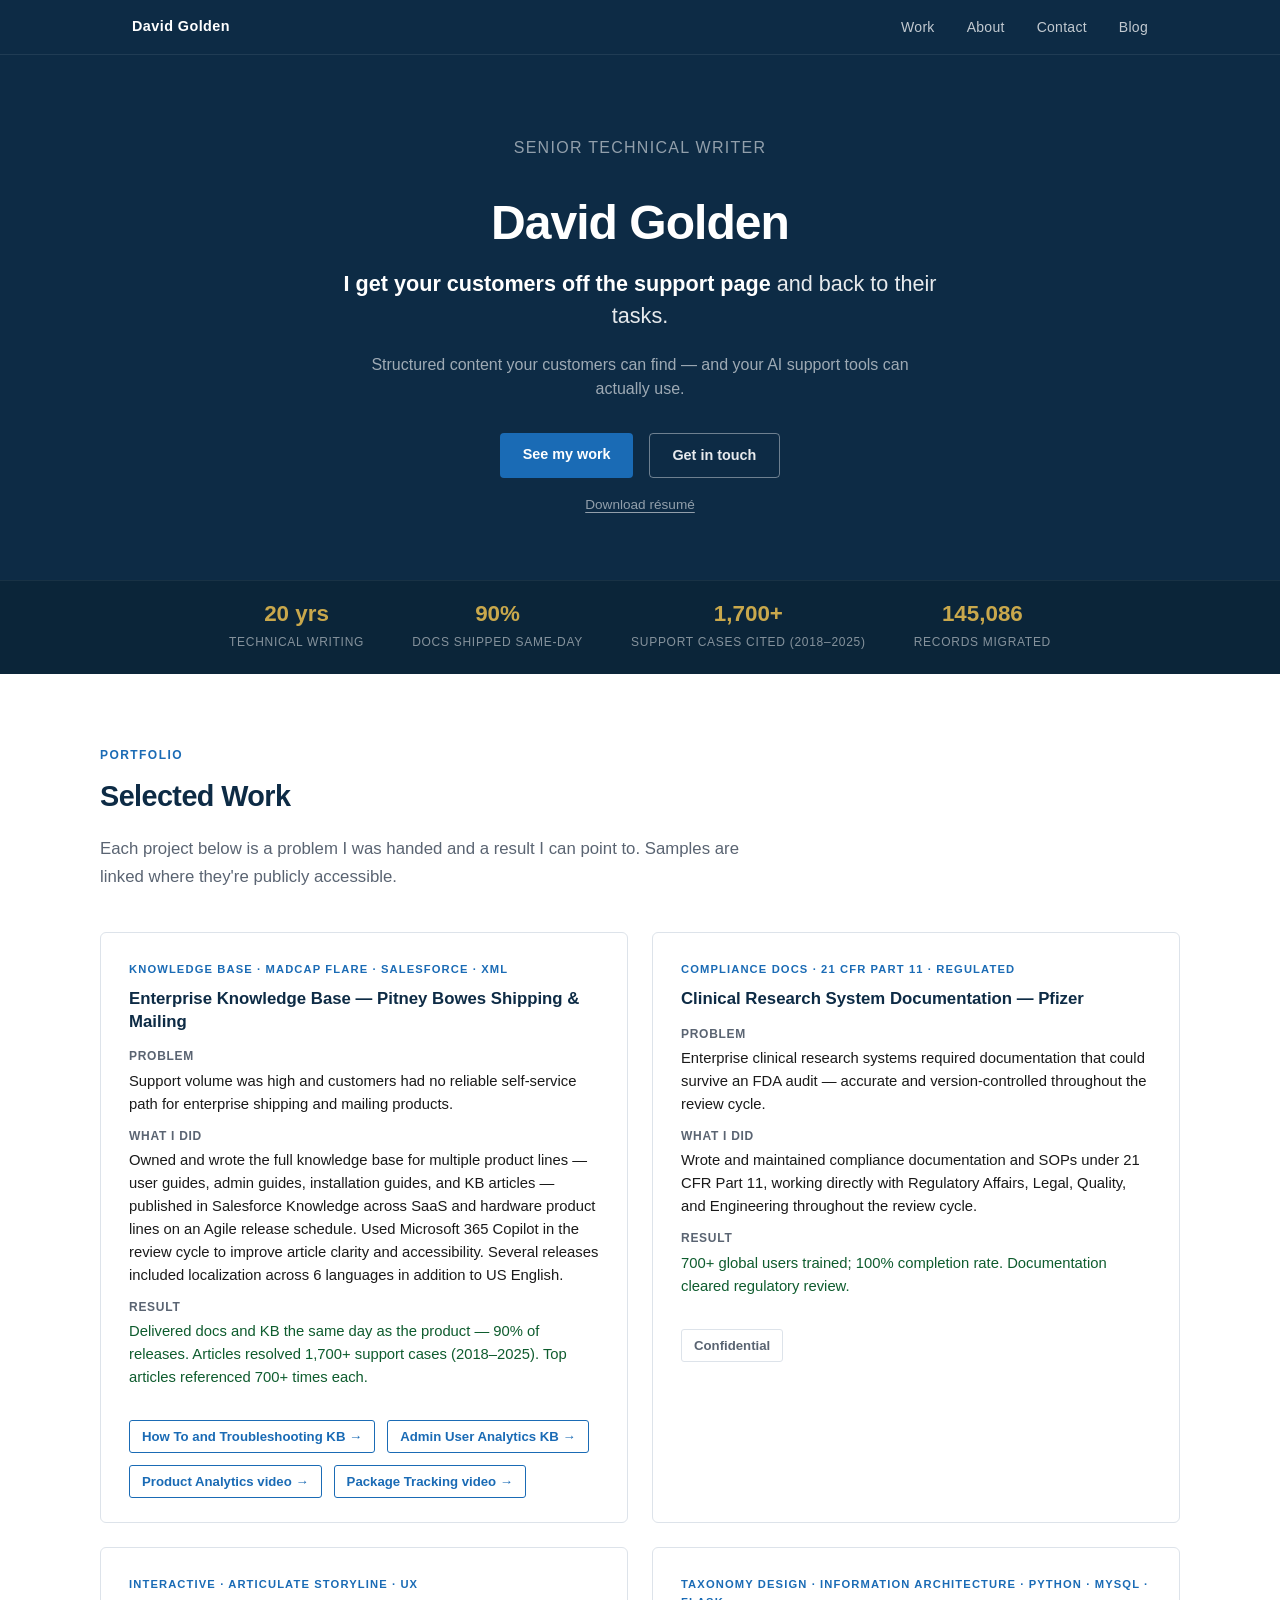
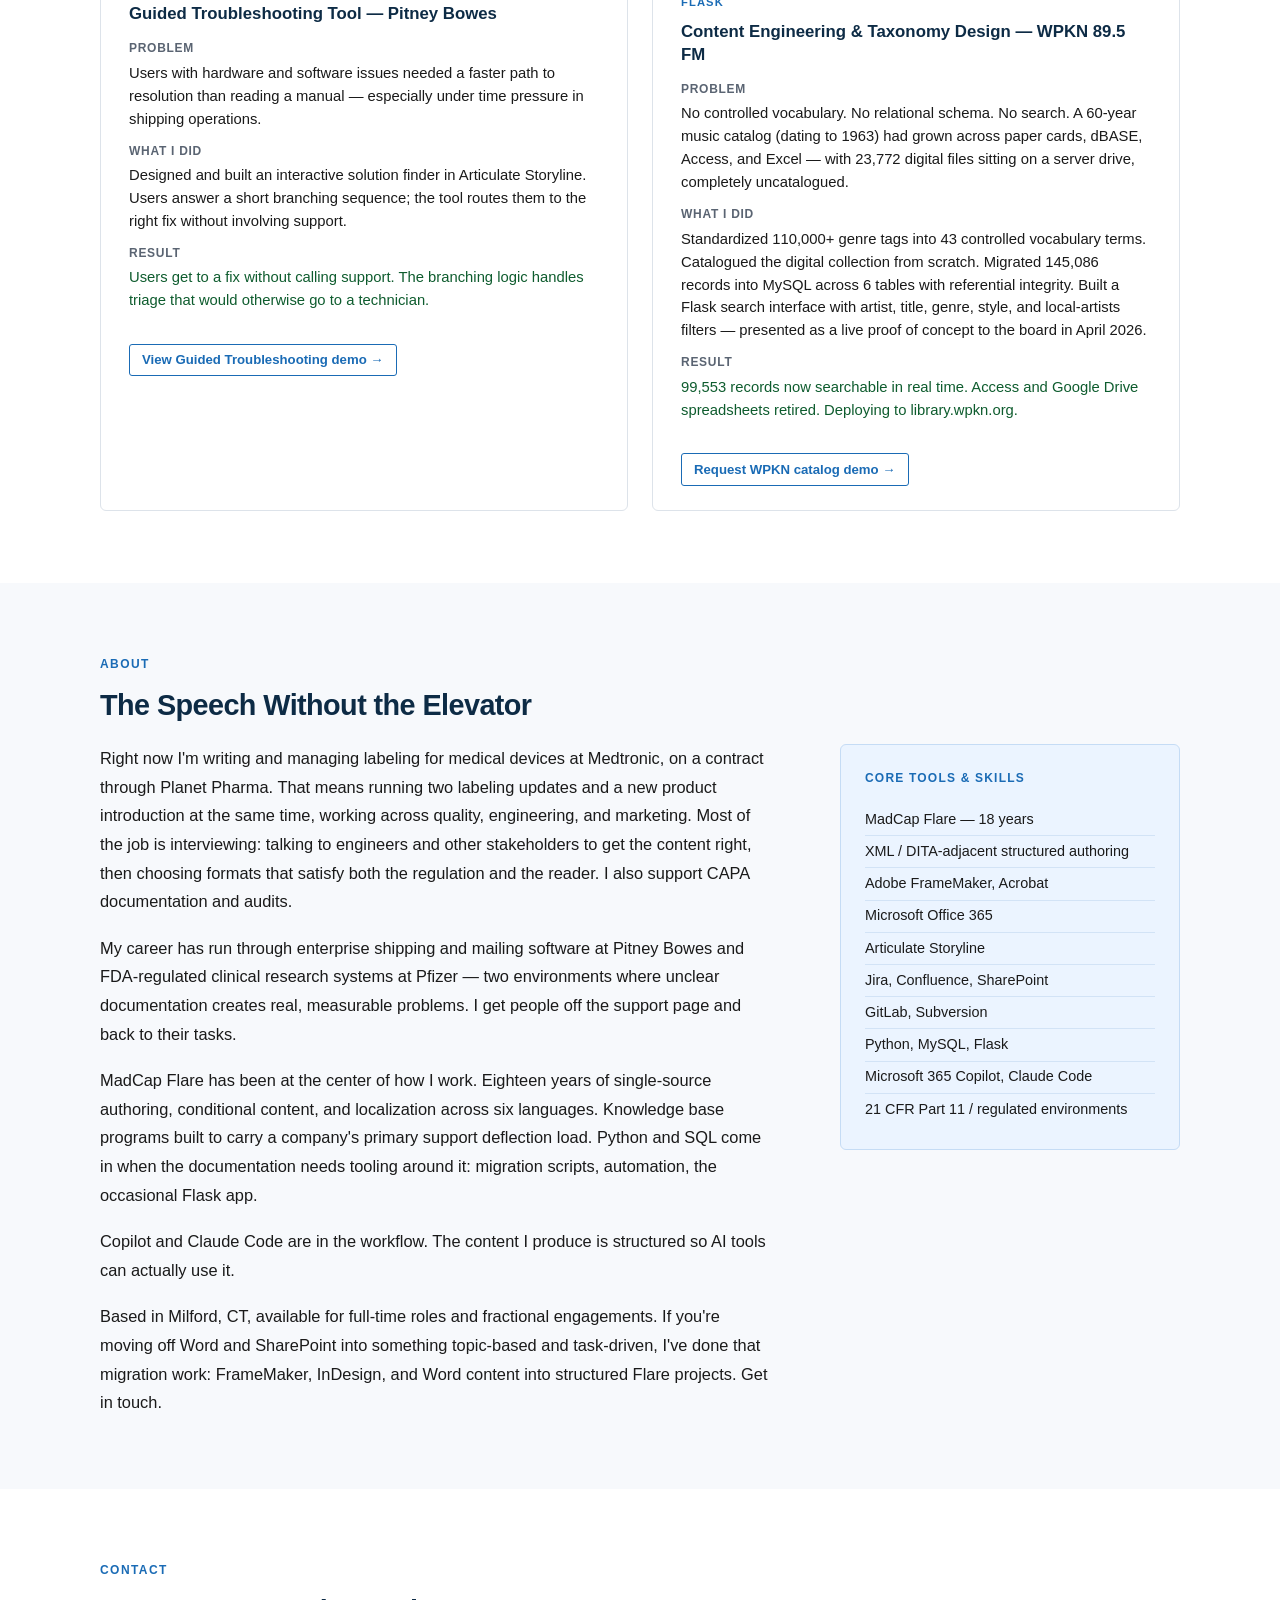
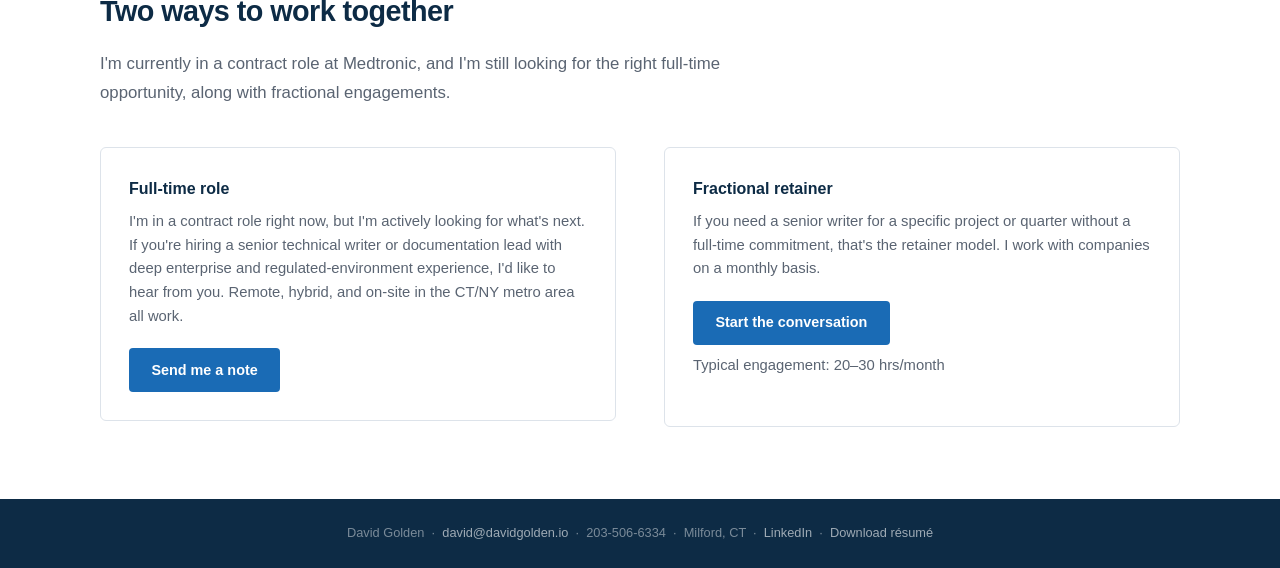
<file: index.html>
<!DOCTYPE html>
<html lang="en">
<head>
  <meta charset="UTF-8" />
  <meta name="viewport" content="width=device-width, initial-scale=1.0" />
  <title>David Golden — Senior Technical Writer</title>
  <!-- Schema.org Person -->
  <script type="application/ld+json">
  {
    "@context": "https://schema.org",
    "@type": "Person",
    "name": "David Golden",
    "jobTitle": "Senior Technical Writer",
    "url": "https://davidgolden.io",
    "email": "david@davidgolden.io",
    "sameAs": ["https://linkedin.com/in/davidgolden99"]
  }
  </script>
  <!-- Google Analytics -->
  <script async src="https://www.googletagmanager.com/gtag/js?id=G-X81694L2BY"></script>
  <script>
    window.dataLayer = window.dataLayer || [];
    function gtag(){dataLayer.push(arguments);}
    gtag('js', new Date());
    gtag('config', 'G-X81694L2BY');
  </script>
  <style>
    *, *::before, *::after { box-sizing: border-box; margin: 0; padding: 0; }

    :root {
      --navy:   #0D2B45;
      --blue:   #1A6BB5;
      --blue-lt:#EBF4FF;
      --gold:   #C9A84C;
      --ink:    #1A1A1A;
      --muted:  #5A6472;
      --border: #DDE3EA;
      --bg:     #FFFFFF;
      --bg-alt: #F7F9FC;
      --max:    1080px;
      --font:   -apple-system, BlinkMacSystemFont, 'Segoe UI', Helvetica, Arial, sans-serif;
    }

    html { scroll-behavior: smooth; }

    body {
      font-family: var(--font);
      color: var(--ink);
      background: var(--bg);
      font-size: 16px;
      line-height: 1.6;
    }

    /* ── Nav ──────────────────────────────────────────────────── */
    nav {
      position: sticky;
      top: 0;
      z-index: 100;
      background: var(--navy);
      border-bottom: 1px solid rgba(255,255,255,0.08);
    }

    nav .nav-inner {
      max-width: var(--max);
      margin: 0 auto;
      padding: 0 2rem;
      display: flex;
      align-items: center;
      justify-content: space-between;
      height: 54px;
    }

    nav .nav-name {
      color: #fff;
      font-size: 0.9rem;
      font-weight: 600;
      letter-spacing: 0.03em;
      text-decoration: none;
    }

    nav ul {
      list-style: none;
      display: flex;
      gap: 2rem;
    }

    nav ul a {
      color: rgba(255,255,255,0.75);
      text-decoration: none;
      font-size: 0.875rem;
      letter-spacing: 0.02em;
      transition: color 0.15s;
    }

    nav ul a:hover { color: #fff; }

    /* ── Hero ─────────────────────────────────────────────────── */
    .hero {
      background: var(--navy);
      color: #fff;
      padding: 5rem 2rem 4rem;
      text-align: center;
    }

    .hero h1 {
      font-size: clamp(2rem, 5vw, 3rem);
      font-weight: 700;
      letter-spacing: -0.02em;
      margin-bottom: 0.4rem;
    }

    .hero .role {
      font-size: 1rem;
      color: rgba(255,255,255,0.55);
      letter-spacing: 0.08em;
      text-transform: uppercase;
      margin-bottom: 1.5rem;
    }

    .hero .tagline {
      font-size: clamp(1.1rem, 2.5vw, 1.35rem);
      font-weight: 400;
      color: rgba(255,255,255,0.9);
      max-width: 640px;
      margin: 0 auto 2rem;
      line-height: 1.5;
    }

    .hero .tagline strong { color: #fff; }

    .hero .hero-sub {
      font-size: clamp(0.875rem, 2vw, 1rem);
      font-weight: 400;
      color: rgba(255,255,255,0.6);
      max-width: 560px;
      margin: -0.75rem auto 2rem;
      line-height: 1.5;
    }

    .hero-cta {
      display: flex;
      gap: 1rem;
      justify-content: center;
      flex-wrap: wrap;
    }

    .hero-resume {
      display: block;
      margin-top: 1rem;
      font-size: 0.85rem;
      color: rgba(255,255,255,0.55);
      text-decoration: underline;
      text-underline-offset: 3px;
      transition: color 0.15s;
    }

    .hero-resume:hover { color: rgba(255,255,255,0.85); }

    .btn {
      display: inline-block;
      padding: 0.65rem 1.4rem;
      border-radius: 4px;
      font-size: 0.9rem;
      font-weight: 600;
      text-decoration: none;
      transition: opacity 0.15s;
    }

    .btn:hover { opacity: 0.85; }

    .btn-primary {
      background: var(--blue);
      color: #fff;
    }

    .btn-outline {
      border: 1px solid rgba(255,255,255,0.4);
      color: rgba(255,255,255,0.9);
    }

    /* ── Stats bar ────────────────────────────────────────────── */
    .stats {
      background: #0B2539;
      border-top: 1px solid rgba(255,255,255,0.06);
      padding: 1.25rem 2rem;
    }

    .stats-inner {
      max-width: var(--max);
      margin: 0 auto;
      display: flex;
      justify-content: center;
      gap: 3rem;
      flex-wrap: wrap;
    }

    .stat {
      text-align: center;
    }

    .stat-number {
      display: block;
      font-size: 1.4rem;
      font-weight: 700;
      color: var(--gold);
      line-height: 1.2;
    }

    .stat-label {
      font-size: 0.75rem;
      color: rgba(255,255,255,0.5);
      letter-spacing: 0.06em;
      text-transform: uppercase;
    }

    /* ── Sections ─────────────────────────────────────────────── */
    section {
      padding: 4.5rem 2rem;
    }

    section:nth-of-type(even) {
      background: var(--bg-alt);
    }

    .section-inner {
      max-width: var(--max);
      margin: 0 auto;
    }

    .section-label {
      font-size: 0.75rem;
      font-weight: 700;
      letter-spacing: 0.12em;
      text-transform: uppercase;
      color: var(--blue);
      margin-bottom: 0.5rem;
    }

    .section-title {
      font-size: clamp(1.4rem, 3vw, 1.8rem);
      font-weight: 700;
      letter-spacing: -0.02em;
      color: var(--navy);
      margin-bottom: 1rem;
    }

    .section-intro {
      font-size: 1.05rem;
      color: var(--muted);
      max-width: 640px;
      margin-bottom: 2.5rem;
      line-height: 1.7;
    }

    /* ── Work cards ───────────────────────────────────────────── */
    .work-grid {
      display: grid;
      grid-template-columns: repeat(auto-fill, minmax(min(440px, 100%), 1fr));
      gap: 1.5rem;
    }

    .card {
      background: var(--bg);
      border: 1px solid var(--border);
      border-radius: 6px;
      padding: 1.75rem 1.75rem 1.5rem;
      display: flex;
      flex-direction: column;
      transition: box-shadow 0.2s, border-color 0.2s;
    }

    .card:hover {
      box-shadow: 0 4px 20px rgba(0,0,0,0.07);
      border-color: #C3D3E8;
    }

    .card-tag {
      font-size: 0.7rem;
      font-weight: 700;
      letter-spacing: 0.1em;
      text-transform: uppercase;
      color: var(--blue);
      margin-bottom: 0.6rem;
    }

    .card h3 {
      font-size: 1.05rem;
      font-weight: 700;
      color: var(--navy);
      margin-bottom: 0.85rem;
      line-height: 1.35;
    }

    .card-block {
      margin-bottom: 0.7rem;
    }

    .card-block dt {
      font-size: 0.75rem;
      font-weight: 700;
      letter-spacing: 0.06em;
      text-transform: uppercase;
      color: var(--muted);
      margin-bottom: 0.2rem;
    }

    .card-block dd {
      font-size: 0.925rem;
      color: var(--ink);
      line-height: 1.55;
      margin-left: 0;
    }

    .card-result dd {
      color: #0E5C2E;
      font-weight: 500;
    }

    .card-footer {
      margin-top: auto;
      padding-top: 1.25rem;
      display: flex;
      gap: 0.75rem;
      flex-wrap: wrap;
    }

    .card-link {
      font-size: 0.825rem;
      font-weight: 600;
      color: var(--blue);
      text-decoration: none;
      border: 1px solid var(--blue);
      border-radius: 3px;
      padding: 0.3rem 0.75rem;
      transition: background 0.15s, color 0.15s;
    }

    .card-link:hover {
      background: var(--blue);
      color: #fff;
    }

    .card-link.disabled {
      color: var(--muted);
      border-color: var(--border);
      pointer-events: none;
    }

    /* ── About ────────────────────────────────────────────────── */
    .about-layout {
      display: grid;
      grid-template-columns: 1fr 340px;
      gap: 4rem;
      align-items: start;
    }

    .about-body p {
      font-size: 1.025rem;
      line-height: 1.75;
      color: var(--ink);
      margin-bottom: 1.1rem;
    }

    .about-body p:last-child { margin-bottom: 0; }

    .about-sidebar {
      background: var(--blue-lt);
      border: 1px solid #C5DCF5;
      border-radius: 6px;
      padding: 1.5rem;
    }

    .about-sidebar h4 {
      font-size: 0.75rem;
      font-weight: 700;
      letter-spacing: 0.1em;
      text-transform: uppercase;
      color: var(--blue);
      margin-bottom: 1rem;
    }

    .skill-list {
      list-style: none;
      font-size: 0.9rem;
      color: var(--ink);
      line-height: 1.5;
    }

    .skill-list li {
      padding: 0.3rem 0;
      border-bottom: 1px solid rgba(26,107,181,0.12);
    }

    .skill-list li:last-child { border-bottom: none; }

    /* ── Contact ──────────────────────────────────────────────── */
    .contact-layout {
      display: grid;
      grid-template-columns: 1fr 1fr;
      gap: 3rem;
      align-items: start;
    }

    .contact-option {
      background: var(--bg);
      border: 1px solid var(--border);
      border-radius: 6px;
      padding: 1.75rem;
    }

    .contact-option h3 {
      font-size: 1rem;
      font-weight: 700;
      color: var(--navy);
      margin-bottom: 0.5rem;
    }

    .contact-option p {
      font-size: 0.925rem;
      color: var(--muted);
      line-height: 1.6;
      margin-bottom: 1.25rem;
    }

    .contact-meta {
      font-size: 0.8rem;
      margin-top: 0.6rem;
      margin-bottom: 0;
    }

    /* ── Footer ───────────────────────────────────────────────── */
    footer {
      background: var(--navy);
      color: rgba(255,255,255,0.45);
      text-align: center;
      padding: 1.5rem 2rem;
      font-size: 0.8rem;
    }

    footer a {
      color: rgba(255,255,255,0.6);
      text-decoration: none;
    }

    footer a:hover { color: #fff; }

    /* ── Responsive ───────────────────────────────────────────── */
    @media (max-width: 720px) {
      .work-grid { grid-template-columns: 1fr; }
      .about-layout { grid-template-columns: 1fr; gap: 2rem; }
      .contact-layout { grid-template-columns: 1fr; gap: 1.5rem; }
      .stats-inner { gap: 1.75rem; }
      nav ul { gap: 1.25rem; }
    }

    /* ── Accordion chevron (hidden on desktop) ───────────────── */
    .card-chevron {
      display: none;
    }

    @media (max-width: 480px) {
      nav .nav-inner { padding: 0 1rem; }
      nav ul { gap: 1rem; }
      nav ul a { font-size: 0.8rem; }

      .hero { padding: 3rem 1.25rem 2.5rem; }
      .hero .role { font-size: 0.7rem; }

      .stats-inner {
        display: grid;
        grid-template-columns: 1fr 1fr;
        gap: 1rem 1.5rem;
        text-align: center;
      }

      section { padding: 3rem 1.25rem; }

      .card { padding: 1.25rem; cursor: pointer; user-select: none; }
      .card h3 { font-size: 0.975rem; }
      .card-block dd { font-size: 0.875rem; }

      .about-sidebar { padding: 1.25rem; }

      .contact-option { padding: 1.25rem; }

      /* Accordion */
      .card-chevron {
        display: inline-block;
        float: right;
        font-size: 1rem;
        color: var(--blue);
        transition: transform 0.2s ease;
        margin-left: 0.5rem;
        line-height: 1.4;
      }

      .card-body {
        overflow: hidden;
        max-height: 0;
        transition: max-height 0.3s ease, margin-top 0.2s ease;
        margin-top: 0;
      }

      .card--open .card-body {
        max-height: 800px;
        margin-top: 0.75rem;
      }

      .card--open .card-chevron {
        transform: rotate(180deg);
      }
    }
  </style>
</head>
<body>

<!-- ── Nav ──────────────────────────────────────────────────────── -->
<nav>
  <div class="nav-inner">
    <a href="#" class="nav-name">David Golden</a>
    <ul>
      <li><a href="#work">Work</a></li>
      <li><a href="#about">About</a></li>
      <li><a href="#contact">Contact</a></li>
      <li><a href="/blog/">Blog</a></li>
    </ul>
  </div>
</nav>

<!-- ── Hero ─────────────────────────────────────────────────────── -->
<div class="hero">
  <p class="role">Senior Technical Writer</p>
  <h1>David Golden</h1>
  <p class="tagline">
    <strong>I get your customers off the support page</strong> <span style="font-weight:300">and back to their tasks.</span>
  </p>
  <p class="hero-sub">Structured content your customers can find — and your AI support tools can actually use.</p>
  <div class="hero-cta">
    <a href="#work" class="btn btn-primary">See my work</a>
    <a href="#contact" class="btn btn-outline">Get in touch</a>
  </div>
  <a href="/david_golden_resume.pdf" download class="hero-resume">Download résumé</a>
</div>

<!-- ── Stats ────────────────────────────────────────────────────── -->
<div class="stats">
  <div class="stats-inner">
    <div class="stat">
      <span class="stat-number">20 yrs</span>
      <span class="stat-label">Technical Writing</span>
    </div>
    <div class="stat">
      <span class="stat-number">90%</span>
      <span class="stat-label">Docs Shipped Same-Day</span>
    </div>
    <div class="stat">
      <span class="stat-number">1,700+</span>
      <span class="stat-label">Support Cases Cited (2018–2025)</span>
    </div>
    <div class="stat">
      <span class="stat-number">145,086</span>
      <span class="stat-label">Records Migrated</span>
    </div>
  </div>
</div>

<!-- ── Work ─────────────────────────────────────────────────────── -->
<section id="work">
  <div class="section-inner">
    <p class="section-label">Portfolio</p>
    <h2 class="section-title">Selected Work</h2>
    <p class="section-intro">
      Each project below is a problem I was handed and a result I can point to.
      Samples are linked where they're publicly accessible.
    </p>

    <div class="work-grid">

      <!-- Card 1 -->
      <div class="card">
        <p class="card-tag">Knowledge Base · MadCap Flare · Salesforce · XML</p>
        <h3>Enterprise Knowledge Base — Pitney Bowes Shipping &amp; Mailing <span class="card-chevron" aria-hidden="true">▾</span></h3>
        <div class="card-body">
          <dl>
            <div class="card-block">
              <dt>Problem</dt>
              <dd>Support volume was high and customers had no reliable self-service path for enterprise shipping and mailing products.</dd>
            </div>
            <div class="card-block">
              <dt>What I did</dt>
              <dd>Owned and wrote the full knowledge base for multiple product lines — user guides, admin guides, installation guides, and KB articles — published in Salesforce Knowledge across SaaS and hardware product lines on an Agile release schedule. Used Microsoft 365 Copilot in the review cycle to improve article clarity and accessibility. Several releases included localization across 6 languages in addition to US English.</dd>
            </div>
            <div class="card-block card-result">
              <dt>Result</dt>
              <dd>Delivered docs and KB the same day as the product — 90% of releases. Articles resolved 1,700+ support cases (2018–2025). Top articles referenced 700+ times each.</dd>
            </div>
          </dl>
          <div class="card-footer">
            <a href="https://www.pitneybowes.com/us/support/products/parcelpoint-smart-lockers-support.html" class="card-link" target="_blank">How To and Troubleshooting KB →</a>
            <a href="https://www.pitneybowes.com/us/support/products/pitneyanalytics-support.html" class="card-link" target="_blank">Admin User Analytics KB →</a>
            <a href="https://youtu.be/T3XSWgRjgho?si=mWPvd8tDf8IN1ptl" class="card-link" target="_blank">Product Analytics video →</a>
            <a href="https://youtu.be/-Hpr3rXxGBo?si=3hgyMvHqnsFOFs8P" class="card-link" target="_blank">Package Tracking video →</a>
          </div>
        </div>
      </div>

      <!-- Card 2 -->
      <div class="card">
        <p class="card-tag">Compliance Docs · 21 CFR Part 11 · Regulated</p>
        <h3>Clinical Research System Documentation — Pfizer <span class="card-chevron" aria-hidden="true">▾</span></h3>
        <div class="card-body">
          <dl>
            <div class="card-block">
              <dt>Problem</dt>
              <dd>Enterprise clinical research systems required documentation that could survive an FDA audit — accurate and version-controlled throughout the review cycle.</dd>
            </div>
            <div class="card-block">
              <dt>What I did</dt>
              <dd>Wrote and maintained compliance documentation and SOPs under 21 CFR Part 11, working directly with Regulatory Affairs, Legal, Quality, and Engineering throughout the review cycle.</dd>
            </div>
            <div class="card-block card-result">
              <dt>Result</dt>
              <dd>700+ global users trained; 100% completion rate. Documentation cleared regulatory review.</dd>
            </div>
          </dl>
          <div class="card-footer">
            <span class="card-link disabled">Confidential</span>
          </div>
        </div>
      </div>

      <!-- Card 3 -->
      <div class="card">
        <p class="card-tag">Interactive · Articulate Storyline · UX</p>
        <h3>Guided Troubleshooting Tool — Pitney Bowes <span class="card-chevron" aria-hidden="true">▾</span></h3>
        <div class="card-body">
          <dl>
            <div class="card-block">
              <dt>Problem</dt>
              <dd>Users with hardware and software issues needed a faster path to resolution than reading a manual — especially under time pressure in shipping operations.</dd>
            </div>
            <div class="card-block">
              <dt>What I did</dt>
              <dd>Designed and built an interactive solution finder in Articulate Storyline. Users answer a short branching sequence; the tool routes them to the right fix without involving support.</dd>
            </div>
            <div class="card-block card-result">
              <dt>Result</dt>
              <dd>Users get to a fix without calling support. The branching logic handles triage that would otherwise go to a technician.</dd>
            </div>
          </dl>
          <div class="card-footer">
            <a href="http://eureka.pitneybowes.com/sendpro-c-series/gb/SendPro-C-Guided-Solution-Tool-en_GB/story_html5.html" class="card-link" target="_blank">View Guided Troubleshooting demo →</a>
          </div>
        </div>
      </div>

      <!-- Card 4 -->
      <div class="card">
        <p class="card-tag">Taxonomy Design · Information Architecture · Python · MySQL · Flask</p>
        <h3>Content Engineering & Taxonomy Design — WPKN 89.5 FM <span class="card-chevron" aria-hidden="true">▾</span></h3>
        <div class="card-body">
          <dl>
            <div class="card-block">
              <dt>Problem</dt>
              <dd>No controlled vocabulary. No relational schema. No search. A 60-year music catalog (dating to 1963) had grown across paper cards, dBASE, Access, and Excel — with 23,772 digital files sitting on a server drive, completely uncatalogued.</dd>
            </div>
            <div class="card-block">
              <dt>What I did</dt>
              <dd>Standardized 110,000+ genre tags into 43 controlled vocabulary terms. Catalogued the digital collection from scratch. Migrated 145,086 records into MySQL across 6 tables with referential integrity. Built a Flask search interface with artist, title, genre, style, and local-artists filters — presented as a live proof of concept to the board in April 2026.</dd>
            </div>
            <div class="card-block card-result">
              <dt>Result</dt>
              <dd>99,553 records now searchable in real time. Access and Google Drive spreadsheets retired. Deploying to library.wpkn.org.</dd>
            </div>
          </dl>
          <div class="card-footer">
            <a href="#contact" class="card-link">Request WPKN catalog demo →</a>
          </div>
        </div>
      </div>

    </div>
  </div>
</section>

<!-- ── About ─────────────────────────────────────────────────────── -->
<section id="about">
  <div class="section-inner">
    <p class="section-label">About</p>
    <h2 class="section-title">The Speech Without the Elevator</h2>

    <div class="about-layout">
      <div class="about-body">
        <p>
          Right now I'm writing and managing labeling for medical devices at
          Medtronic, on a contract through Planet Pharma. That means running
          two labeling updates and a new product introduction at the same
          time, working across quality, engineering, and marketing. Most of
          the job is interviewing: talking to engineers and other
          stakeholders to get the content right, then choosing formats that
          satisfy both the regulation and the reader. I also support CAPA
          documentation and audits.
        </p>
        <p>
          My career has run through enterprise shipping and mailing software at
          Pitney Bowes and FDA-regulated clinical research systems at Pfizer —
          two environments where unclear documentation creates real, measurable
          problems. I get people off the support page and back to their tasks.
        </p>
        <p>
          MadCap Flare has been at the center of how I work. Eighteen years of single-source
          authoring, conditional content, and localization across six languages.
          Knowledge base programs built to carry a company's primary support
          deflection load. Python and SQL come in when the documentation needs
          tooling around it: migration scripts, automation, the occasional Flask app.
        </p>
        <p>
          Copilot and Claude Code are in the workflow. The content I produce is structured so AI tools can actually use it.
        </p>
        <p>
          Based in Milford, CT, available for full-time roles and fractional
          engagements. If you're moving off Word and SharePoint into something
          topic-based and task-driven, I've done that migration work:
          FrameMaker, InDesign, and Word content into structured Flare projects.
          Get in touch.
        </p>
      </div>

      <aside class="about-sidebar">
        <h4>Core tools &amp; skills</h4>
        <ul class="skill-list">
          <li>MadCap Flare — 18 years</li>
          <li>XML / DITA-adjacent structured authoring</li>
          <li>Adobe FrameMaker, Acrobat</li>
          <li>Microsoft Office 365</li>
          <li>Articulate Storyline</li>
          <li>Jira, Confluence, SharePoint</li>
          <li>GitLab, Subversion</li>
          <li>Python, MySQL, Flask</li>
          <li>Microsoft 365 Copilot, Claude Code</li>
          <li>21 CFR Part 11 / regulated environments</li>
        </ul>
      </aside>
    </div>
  </div>
</section>

<!-- ── Contact ────────────────────────────────────────────────────── -->
<section id="contact">
  <div class="section-inner">
    <p class="section-label">Contact</p>
    <h2 class="section-title">Two ways to work together</h2>
    <p class="section-intro">
      I'm currently in a contract role at Medtronic, and I'm still looking
      for the right full-time opportunity, along with fractional engagements.
    </p>

    <div class="contact-layout">

      <div class="contact-option">
        <h3>Full-time role</h3>
        <p>
          I'm in a contract role right now, but I'm actively looking for
          what's next. If you're hiring a senior technical writer or
          documentation lead with deep enterprise and regulated-environment
          experience, I'd like to hear from you. Remote, hybrid, and on-site
          in the CT/NY metro area all work.
        </p>
        <a href="mailto:david@davidgolden.io?subject=Full-time opportunity" class="btn btn-primary">
          Send me a note
        </a>
      </div>

      <div class="contact-option">
        <h3>Fractional retainer</h3>
        <p>
          If you need a senior writer for a specific project or quarter without
          a full-time commitment, that's the retainer model. I work with companies
          on a monthly basis.
        </p>
        <a href="mailto:david@davidgolden.io?subject=Fractional engagement inquiry" class="btn btn-primary">
          Start the conversation
        </a>
        <p class="contact-meta">Typical engagement: 20–30 hrs/month</p>
      </div>

    </div>
  </div>
</section>

<!-- ── Footer ─────────────────────────────────────────────────────── -->
<footer>
  <p>
    David Golden &nbsp;·&nbsp;
    <a href="mailto:david@davidgolden.io">david@davidgolden.io</a>
    &nbsp;·&nbsp; 203-506-6334 &nbsp;·&nbsp; Milford, CT
    &nbsp;·&nbsp;
    <a href="https://linkedin.com/in/davidgolden99" target="_blank">LinkedIn</a>
    &nbsp;·&nbsp;
    <a href="/david_golden_resume.pdf" download>Download résumé</a>
  </p>
</footer>

<script>
  (function () {
    function initAccordion() {
      if (window.innerWidth > 480) return;
      document.querySelectorAll('.card').forEach(function (card) {
        card.addEventListener('click', function (e) {
          if (e.target.tagName === 'A') return; // let links through
          card.classList.toggle('card--open');
        });
      });
    }
    if (document.readyState === 'loading') {
      document.addEventListener('DOMContentLoaded', initAccordion);
    } else {
      initAccordion();
    }
  })();
</script>
</body>
</html>
</file>
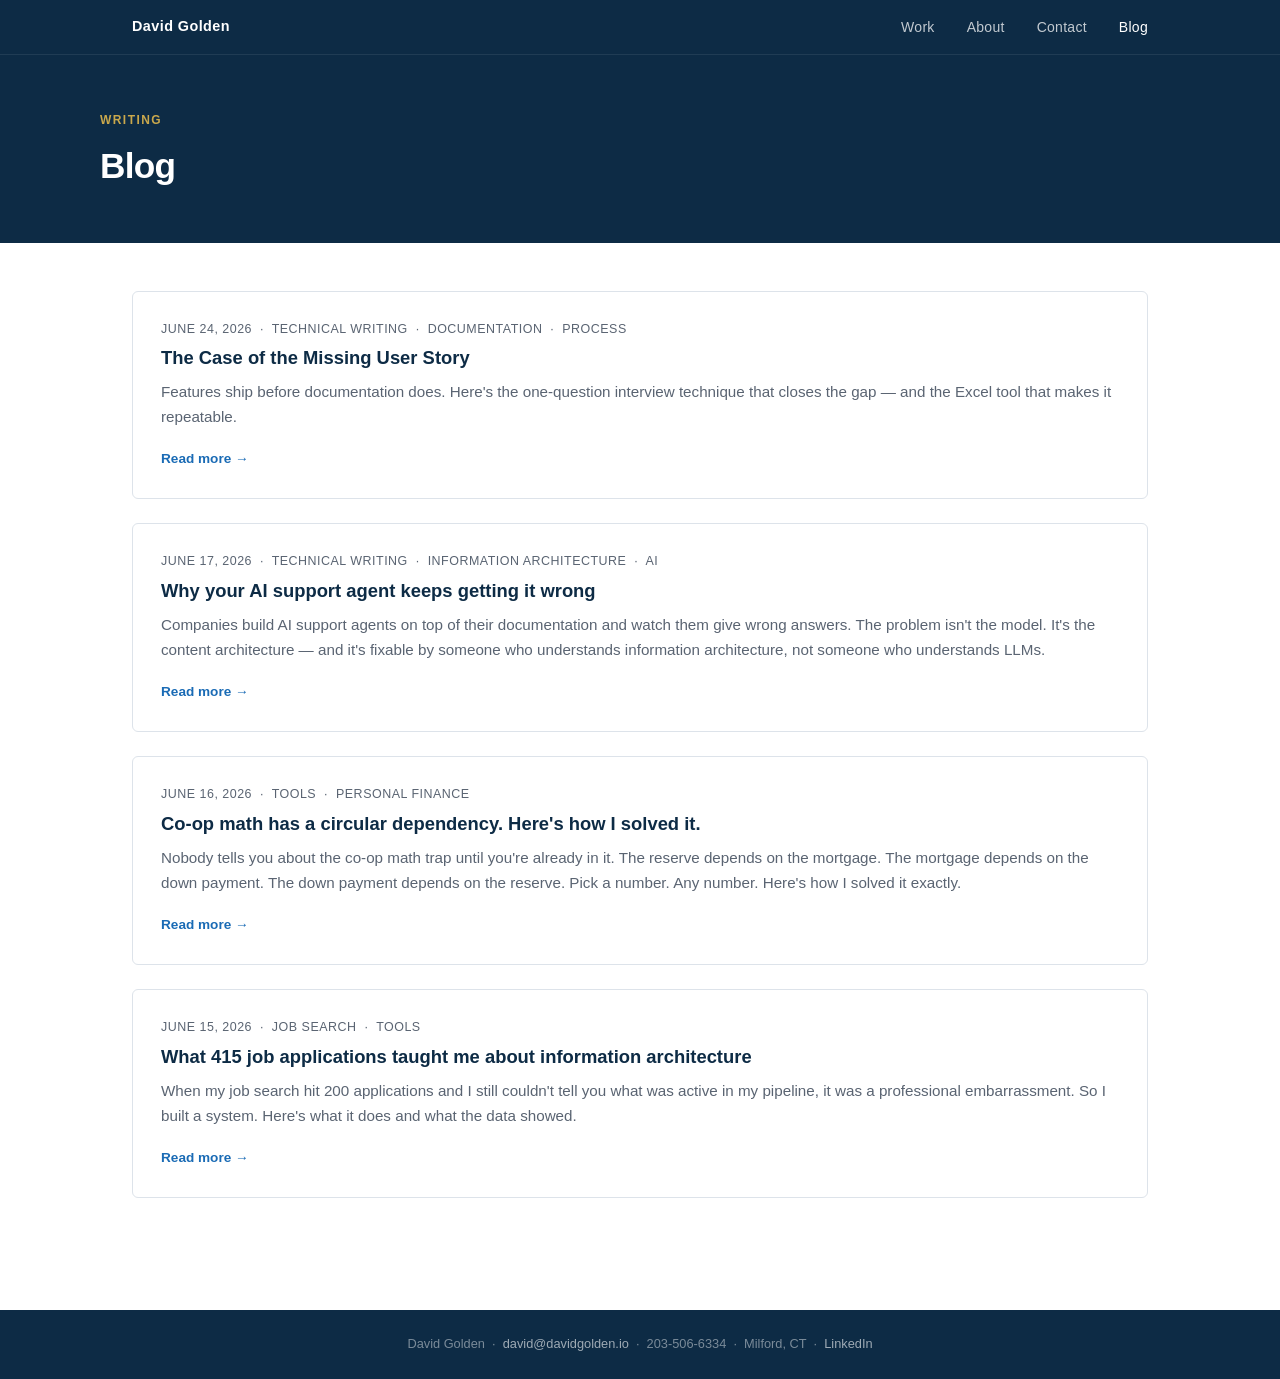
<file: blog/index.html>
<!DOCTYPE html>
<html lang="en">
<head>
  <meta charset="UTF-8" />
  <meta name="viewport" content="width=device-width, initial-scale=1.0" />
  <title>Blog — David Golden</title>
  <script async src="https://www.googletagmanager.com/gtag/js?id=G-X81694L2BY"></script>
  <script>
    window.dataLayer = window.dataLayer || [];
    function gtag(){dataLayer.push(arguments);}
    gtag('js', new Date());
    gtag('config', 'G-X81694L2BY');
  </script>
  <style>
    *, *::before, *::after { box-sizing: border-box; margin: 0; padding: 0; }

    :root {
      --navy:   #0D2B45;
      --blue:   #1A6BB5;
      --blue-lt:#EBF4FF;
      --gold:   #C9A84C;
      --ink:    #1A1A1A;
      --muted:  #5A6472;
      --border: #DDE3EA;
      --bg:     #FFFFFF;
      --bg-alt: #F7F9FC;
      --max:    1080px;
      --font:   -apple-system, BlinkMacSystemFont, 'Segoe UI', Helvetica, Arial, sans-serif;
    }

    html { scroll-behavior: smooth; }
    body { font-family: var(--font); color: var(--ink); background: var(--bg); font-size: 16px; line-height: 1.6; }

    nav {
      position: sticky; top: 0; z-index: 100;
      background: var(--navy);
      border-bottom: 1px solid rgba(255,255,255,0.08);
    }
    nav .nav-inner {
      max-width: var(--max); margin: 0 auto; padding: 0 2rem;
      display: flex; align-items: center; justify-content: space-between; height: 54px;
    }
    nav .nav-name { color: #fff; font-size: 0.9rem; font-weight: 600; letter-spacing: 0.03em; text-decoration: none; }
    nav ul { list-style: none; display: flex; gap: 2rem; }
    nav ul a { color: rgba(255,255,255,0.75); text-decoration: none; font-size: 0.875rem; letter-spacing: 0.02em; transition: color 0.15s; }
    nav ul a:hover, nav ul a.active { color: #fff; }

    .page-header {
      background: var(--navy); color: #fff;
      padding: 3.5rem 2rem 3rem;
    }
    .page-header-inner { max-width: var(--max); margin: 0 auto; }
    .page-header p { font-size: 0.75rem; font-weight: 700; letter-spacing: 0.12em; text-transform: uppercase; color: var(--gold); margin-bottom: 0.5rem; }
    .page-header h1 { font-size: clamp(1.6rem, 4vw, 2.2rem); font-weight: 700; letter-spacing: -0.02em; }

    main { max-width: var(--max); margin: 0 auto; padding: 3rem 2rem; }

    .post-list { list-style: none; display: flex; flex-direction: column; gap: 1.5rem; }

    .post-item {
      border: 1px solid var(--border);
      border-radius: 6px;
      padding: 1.75rem;
      transition: box-shadow 0.2s, border-color 0.2s;
    }
    .post-item:hover { box-shadow: 0 4px 20px rgba(0,0,0,0.07); border-color: #C3D3E8; }

    .post-meta { font-size: 0.78rem; color: var(--muted); letter-spacing: 0.04em; text-transform: uppercase; margin-bottom: 0.4rem; }
    .post-item h2 { font-size: 1.15rem; font-weight: 700; color: var(--navy); margin-bottom: 0.5rem; line-height: 1.35; }
    .post-item h2 a { text-decoration: none; color: inherit; }
    .post-item h2 a:hover { color: var(--blue); }
    .post-excerpt { font-size: 0.95rem; color: var(--muted); line-height: 1.65; margin-bottom: 1rem; }
    .read-more { font-size: 0.85rem; font-weight: 600; color: var(--blue); text-decoration: none; }
    .read-more:hover { text-decoration: underline; }

    footer {
      background: var(--navy); color: rgba(255,255,255,0.45);
      text-align: center; padding: 1.5rem 2rem; font-size: 0.8rem; margin-top: 4rem;
    }
    footer a { color: rgba(255,255,255,0.6); text-decoration: none; }
    footer a:hover { color: #fff; }

    @media (max-width: 480px) {
      nav .nav-inner { padding: 0 1rem; }
      nav ul { gap: 1rem; }
      nav ul a { font-size: 0.8rem; }
      main { padding: 2rem 1.25rem; }
    }
  </style>
</head>
<body>

<nav>
  <div class="nav-inner">
    <a href="/" class="nav-name">David Golden</a>
    <ul>
      <li><a href="/#work">Work</a></li>
      <li><a href="/#about">About</a></li>
      <li><a href="/#contact">Contact</a></li>
      <li><a href="/blog/" class="active">Blog</a></li>
    </ul>
  </div>
</nav>

<div class="page-header">
  <div class="page-header-inner">
    <p>Writing</p>
    <h1>Blog</h1>
  </div>
</div>

<main>
  <ul class="post-list">

    <li class="post-item">
      <p class="post-meta">June 24, 2026 &nbsp;·&nbsp; Technical Writing &nbsp;·&nbsp; Documentation &nbsp;·&nbsp; Process</p>
      <h2><a href="/blog/04-missing-user-story.html">The Case of the Missing User Story</a></h2>
      <p class="post-excerpt">Features ship before documentation does. Here's the one-question interview technique that closes the gap — and the Excel tool that makes it repeatable.</p>
      <a href="/blog/04-missing-user-story.html" class="read-more">Read more →</a>
    </li>

    <li class="post-item">
      <p class="post-meta">June 17, 2026 &nbsp;·&nbsp; Technical Writing &nbsp;·&nbsp; Information Architecture &nbsp;·&nbsp; AI</p>
      <h2><a href="/blog/03-ai-docs.html">Why your AI support agent keeps getting it wrong</a></h2>
      <p class="post-excerpt">Companies build AI support agents on top of their documentation and watch them give wrong answers. The problem isn't the model. It's the content architecture — and it's fixable by someone who understands information architecture, not someone who understands LLMs.</p>
      <a href="/blog/03-ai-docs.html" class="read-more">Read more →</a>
    </li>

    <li class="post-item">
      <p class="post-meta">June 16, 2026 &nbsp;·&nbsp; Tools &nbsp;·&nbsp; Personal Finance</p>
      <h2><a href="/blog/02-coop-math.html">Co-op math has a circular dependency. Here's how I solved it.</a></h2>
      <p class="post-excerpt">Nobody tells you about the co-op math trap until you're already in it. The reserve depends on the mortgage. The mortgage depends on the down payment. The down payment depends on the reserve. Pick a number. Any number. Here's how I solved it exactly.</p>
      <a href="/blog/02-coop-math.html" class="read-more">Read more →</a>
    </li>

    <li class="post-item">
      <p class="post-meta">June 15, 2026 &nbsp;·&nbsp; Job Search &nbsp;·&nbsp; Tools</p>
      <h2><a href="/blog/01-dashboard.html">What 415 job applications taught me about information architecture</a></h2>
      <p class="post-excerpt">When my job search hit 200 applications and I still couldn't tell you what was active in my pipeline, it was a professional embarrassment. So I built a system. Here's what it does and what the data showed.</p>
      <a href="/blog/01-dashboard.html" class="read-more">Read more →</a>
    </li>

  </ul>
</main>

<footer>
  <p>
    David Golden &nbsp;·&nbsp;
    <a href="mailto:david@davidgolden.io">david@davidgolden.io</a>
    &nbsp;·&nbsp; 203-506-6334 &nbsp;·&nbsp; Milford, CT
    &nbsp;·&nbsp;
    <a href="https://linkedin.com/in/davidgolden99" target="_blank">LinkedIn</a>
  </p>
</footer>

</body>
</html>
</file>
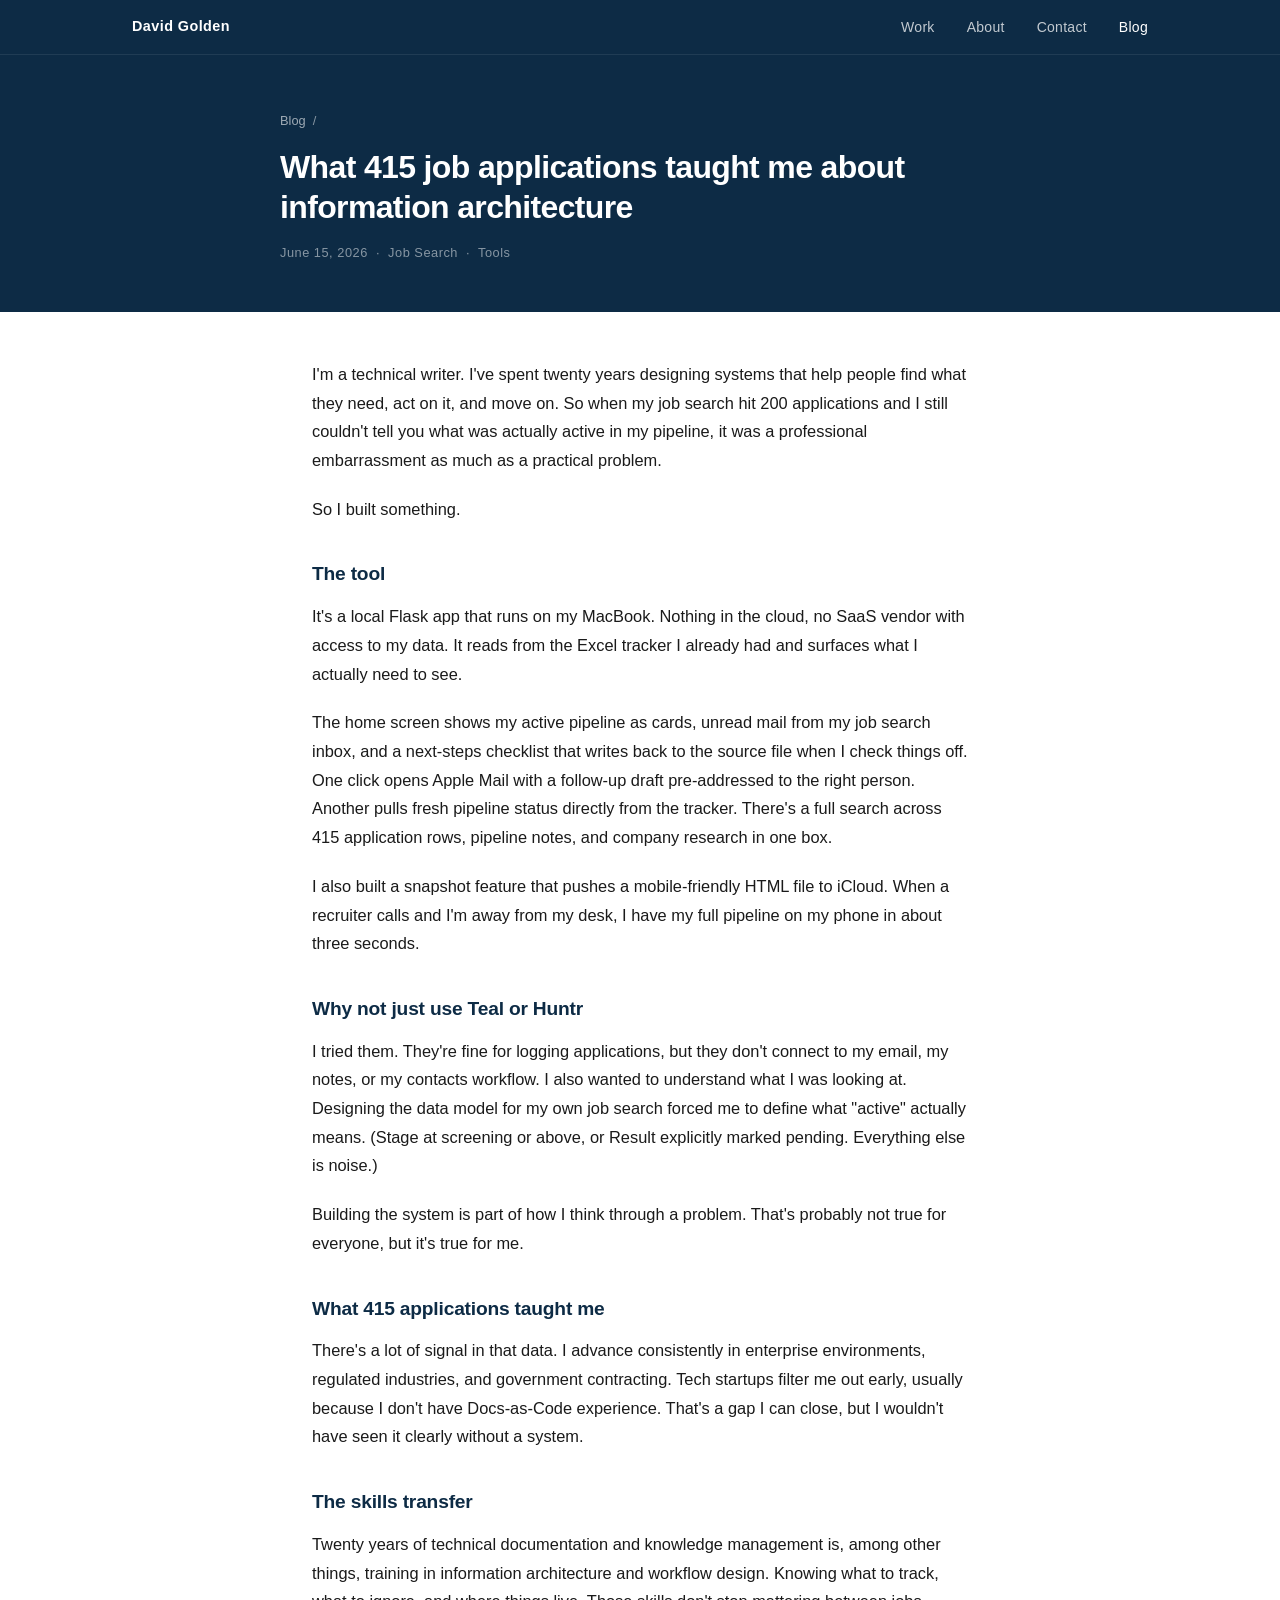
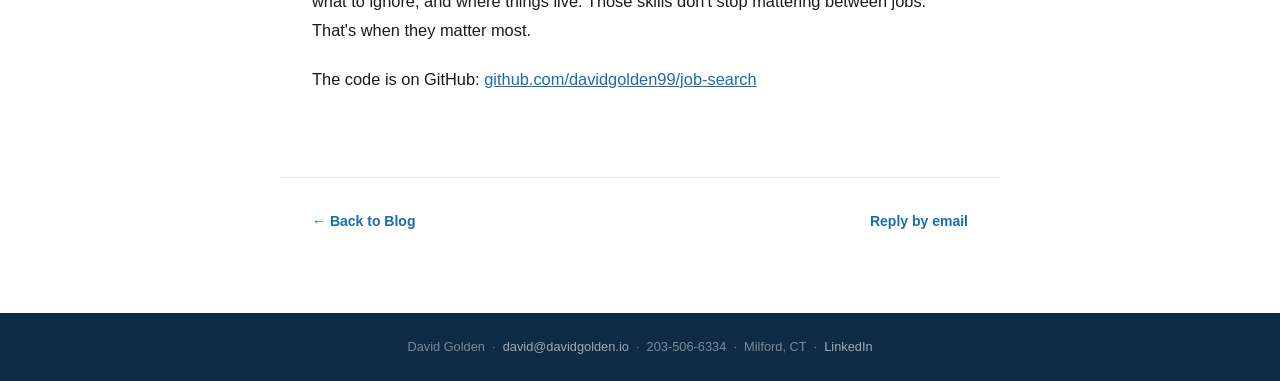
<file: blog/01-dashboard.html>
<!DOCTYPE html>
<html lang="en">
<head>
  <meta charset="UTF-8" />
  <meta name="viewport" content="width=device-width, initial-scale=1.0" />
  <title>What 415 job applications taught me about information architecture — David Golden</title>
  <meta name="description" content="I'm a technical writer. When my job search hit 200 applications and I still couldn't tell you what was active in my pipeline, it was a professional embarrassment. So I built something." />
  <script async src="https://www.googletagmanager.com/gtag/js?id=G-X81694L2BY"></script>
  <script>
    window.dataLayer = window.dataLayer || [];
    function gtag(){dataLayer.push(arguments);}
    gtag('js', new Date());
    gtag('config', 'G-X81694L2BY');
  </script>
  <style>
    *, *::before, *::after { box-sizing: border-box; margin: 0; padding: 0; }

    :root {
      --navy:   #0D2B45;
      --blue:   #1A6BB5;
      --blue-lt:#EBF4FF;
      --gold:   #C9A84C;
      --ink:    #1A1A1A;
      --muted:  #5A6472;
      --border: #DDE3EA;
      --bg:     #FFFFFF;
      --bg-alt: #F7F9FC;
      --max:    1080px;
      --font:   -apple-system, BlinkMacSystemFont, 'Segoe UI', Helvetica, Arial, sans-serif;
    }

    html { scroll-behavior: smooth; }
    body { font-family: var(--font); color: var(--ink); background: var(--bg); font-size: 16px; line-height: 1.6; }

    nav {
      position: sticky; top: 0; z-index: 100;
      background: var(--navy);
      border-bottom: 1px solid rgba(255,255,255,0.08);
    }
    nav .nav-inner {
      max-width: var(--max); margin: 0 auto; padding: 0 2rem;
      display: flex; align-items: center; justify-content: space-between; height: 54px;
    }
    nav .nav-name { color: #fff; font-size: 0.9rem; font-weight: 600; letter-spacing: 0.03em; text-decoration: none; }
    nav ul { list-style: none; display: flex; gap: 2rem; }
    nav ul a { color: rgba(255,255,255,0.75); text-decoration: none; font-size: 0.875rem; letter-spacing: 0.02em; transition: color 0.15s; }
    nav ul a:hover, nav ul a.active { color: #fff; }

    .page-header {
      background: var(--navy); color: #fff;
      padding: 3.5rem 2rem 3rem;
    }
    .page-header-inner { max-width: 720px; margin: 0 auto; }
    .breadcrumb { font-size: 0.8rem; color: rgba(255,255,255,0.5); margin-bottom: 1rem; }
    .breadcrumb a { color: rgba(255,255,255,0.6); text-decoration: none; }
    .breadcrumb a:hover { color: #fff; }
    .page-header h1 { font-size: clamp(1.5rem, 4vw, 2rem); font-weight: 700; letter-spacing: -0.02em; line-height: 1.25; margin-bottom: 1rem; }
    .post-meta { font-size: 0.8rem; color: rgba(255,255,255,0.5); letter-spacing: 0.04em; }

    article {
      max-width: 720px;
      margin: 0 auto;
      padding: 3rem 2rem 4rem;
    }

    article h2 {
      font-size: 1.2rem;
      font-weight: 700;
      color: var(--navy);
      margin: 2.25rem 0 0.75rem;
      letter-spacing: -0.01em;
    }

    article p {
      font-size: 1.025rem;
      line-height: 1.75;
      color: var(--ink);
      margin-bottom: 1.25rem;
    }

    article a { color: var(--blue); }
    article a:hover { text-decoration: none; }

    .post-footer {
      max-width: 720px;
      margin: 0 auto;
      padding: 0 2rem 3rem;
      border-top: 1px solid var(--border);
      padding-top: 2rem;
      display: flex;
      justify-content: space-between;
      align-items: center;
      flex-wrap: wrap;
      gap: 1rem;
    }

    .post-footer a {
      font-size: 0.875rem;
      font-weight: 600;
      color: var(--blue);
      text-decoration: none;
    }
    .post-footer a:hover { text-decoration: underline; }

    footer {
      background: var(--navy); color: rgba(255,255,255,0.45);
      text-align: center; padding: 1.5rem 2rem; font-size: 0.8rem; margin-top: 2rem;
    }
    footer a { color: rgba(255,255,255,0.6); text-decoration: none; }
    footer a:hover { color: #fff; }

    @media (max-width: 480px) {
      nav .nav-inner { padding: 0 1rem; }
      nav ul { gap: 1rem; }
      nav ul a { font-size: 0.8rem; }
      article, .post-footer { padding-left: 1.25rem; padding-right: 1.25rem; }
    }
  </style>
</head>
<body>

<nav>
  <div class="nav-inner">
    <a href="/" class="nav-name">David Golden</a>
    <ul>
      <li><a href="/#work">Work</a></li>
      <li><a href="/#about">About</a></li>
      <li><a href="/#contact">Contact</a></li>
      <li><a href="/blog/" class="active">Blog</a></li>
    </ul>
  </div>
</nav>

<div class="page-header">
  <div class="page-header-inner">
    <p class="breadcrumb"><a href="/blog/">Blog</a> &nbsp;/</p>
    <h1>What 415 job applications taught me about information architecture</h1>
    <p class="post-meta">June 15, 2026 &nbsp;·&nbsp; Job Search &nbsp;·&nbsp; Tools</p>
  </div>
</div>

<article>

  <p>I'm a technical writer. I've spent twenty years designing systems that help people find what they need, act on it, and move on. So when my job search hit 200 applications and I still couldn't tell you what was actually active in my pipeline, it was a professional embarrassment as much as a practical problem.</p>

  <p>So I built something.</p>

  <h2>The tool</h2>

  <p>It's a local Flask app that runs on my MacBook. Nothing in the cloud, no SaaS vendor with access to my data. It reads from the Excel tracker I already had and surfaces what I actually need to see.</p>

  <p>The home screen shows my active pipeline as cards, unread mail from my job search inbox, and a next-steps checklist that writes back to the source file when I check things off. One click opens Apple Mail with a follow-up draft pre-addressed to the right person. Another pulls fresh pipeline status directly from the tracker. There's a full search across 415 application rows, pipeline notes, and company research in one box.</p>

  <p>I also built a snapshot feature that pushes a mobile-friendly HTML file to iCloud. When a recruiter calls and I'm away from my desk, I have my full pipeline on my phone in about three seconds.</p>

  <h2>Why not just use Teal or Huntr</h2>

  <p>I tried them. They're fine for logging applications, but they don't connect to my email, my notes, or my contacts workflow. I also wanted to understand what I was looking at. Designing the data model for my own job search forced me to define what "active" actually means. (Stage at screening or above, or Result explicitly marked pending. Everything else is noise.)</p>

  <p>Building the system is part of how I think through a problem. That's probably not true for everyone, but it's true for me.</p>

  <h2>What 415 applications taught me</h2>

  <p>There's a lot of signal in that data. I advance consistently in enterprise environments, regulated industries, and government contracting. Tech startups filter me out early, usually because I don't have Docs-as-Code experience. That's a gap I can close, but I wouldn't have seen it clearly without a system.</p>

  <h2>The skills transfer</h2>

  <p>Twenty years of technical documentation and knowledge management is, among other things, training in information architecture and workflow design. Knowing what to track, what to ignore, and where things live. Those skills don't stop mattering between jobs. That's when they matter most.</p>

  <p>The code is on GitHub: <a href="https://github.com/davidgolden99/job-search" target="_blank">github.com/davidgolden99/job-search</a></p>

</article>

<div class="post-footer">
  <a href="/blog/">← Back to Blog</a>
  <a href="mailto:david@davidgolden.io?subject=Re: your dashboard post">Reply by email</a>
</div>

<footer>
  <p>
    David Golden &nbsp;·&nbsp;
    <a href="mailto:david@davidgolden.io">david@davidgolden.io</a>
    &nbsp;·&nbsp; 203-506-6334 &nbsp;·&nbsp; Milford, CT
    &nbsp;·&nbsp;
    <a href="https://linkedin.com/in/davidgolden99" target="_blank">LinkedIn</a>
  </p>
</footer>

</body>
</html>
</file>
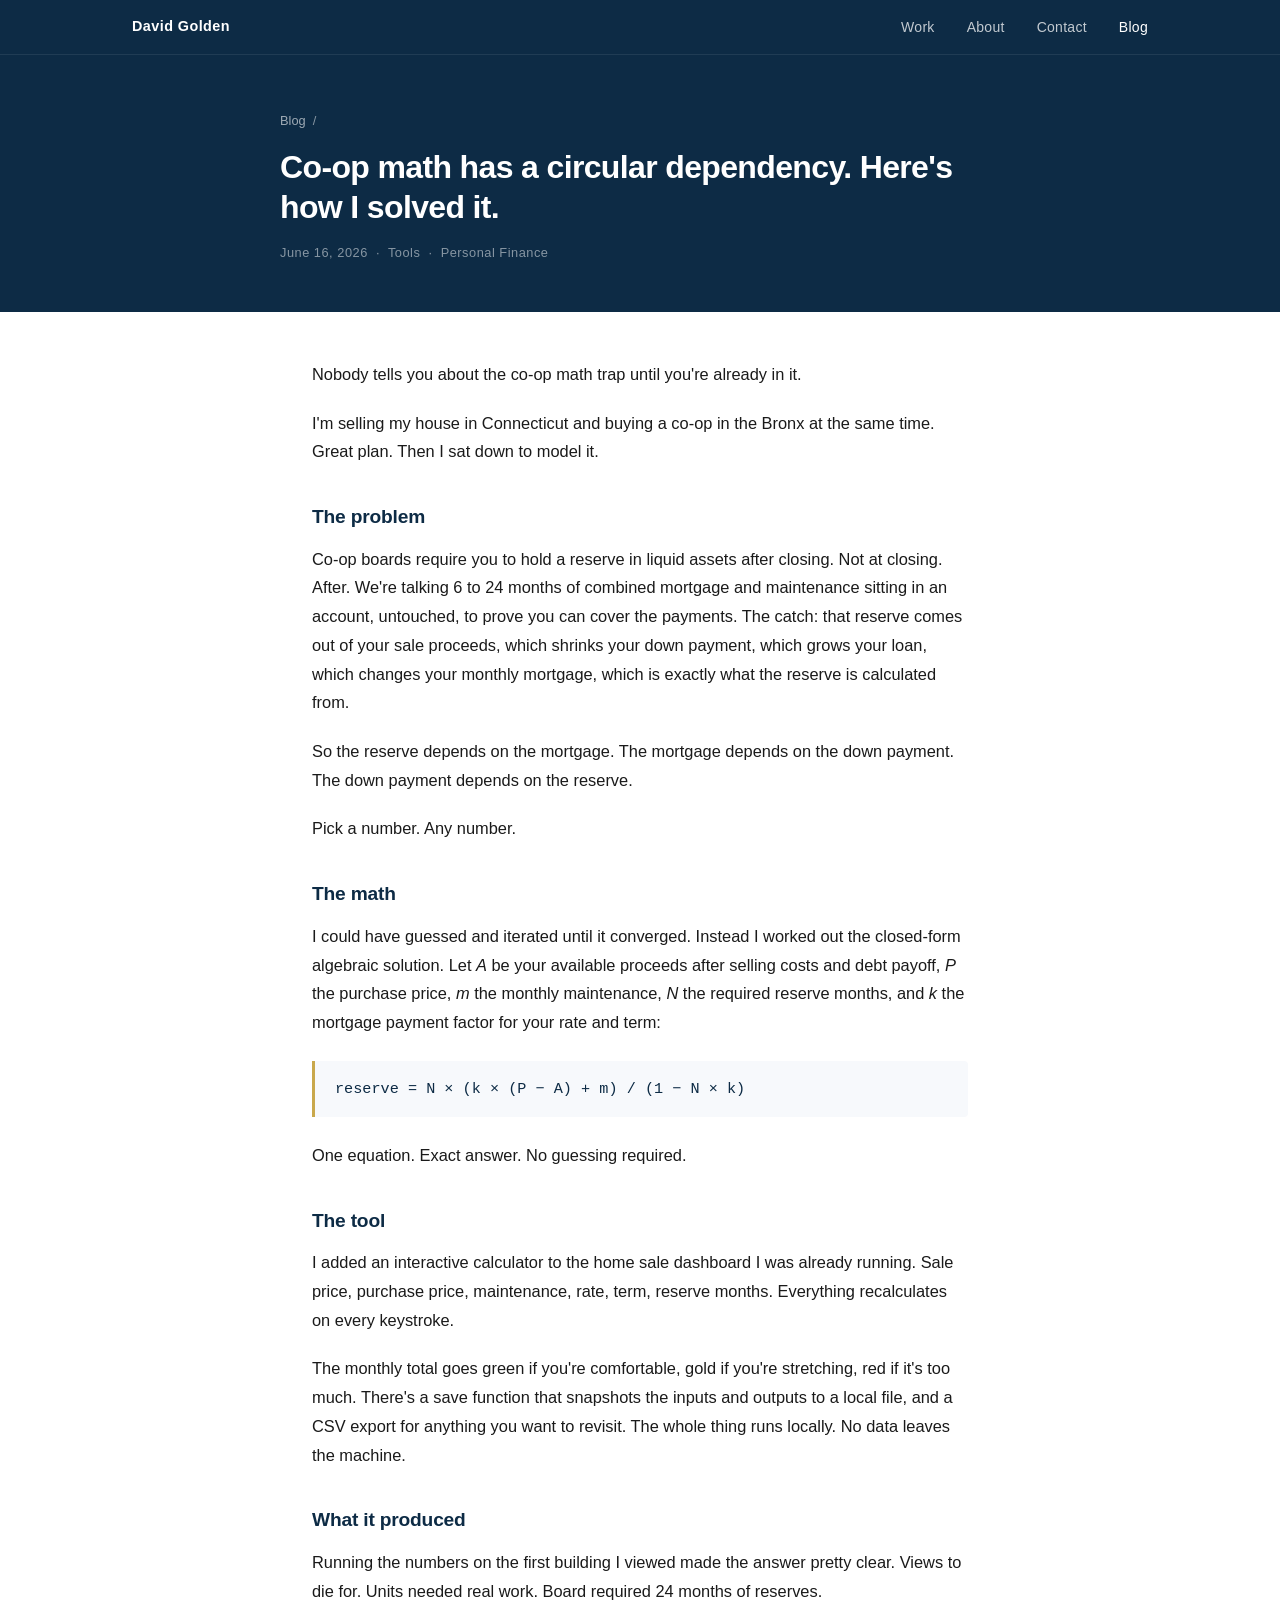
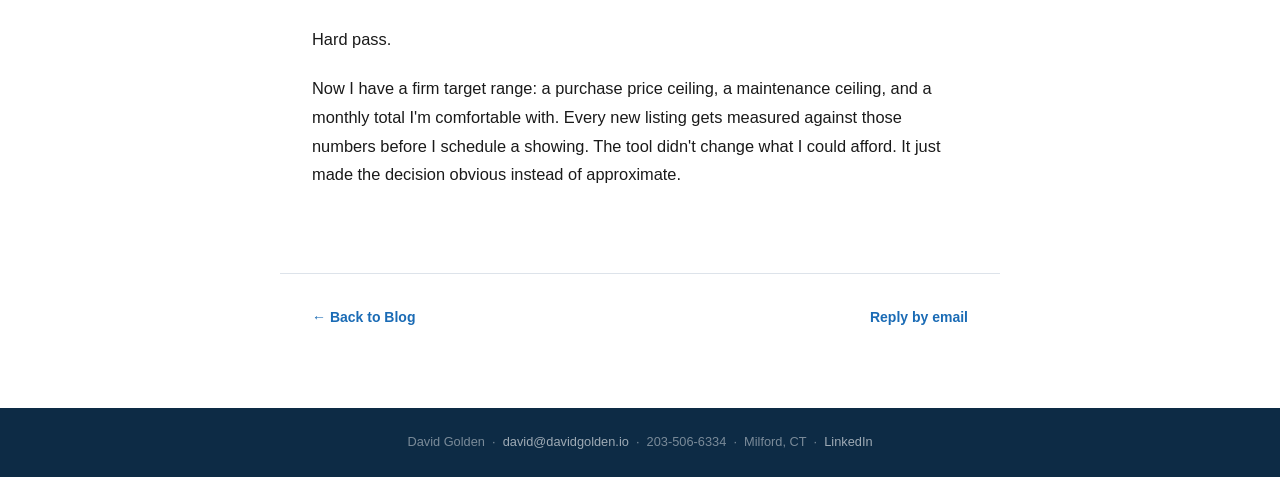
<file: blog/02-coop-math.html>
<!DOCTYPE html>
<html lang="en">
<head>
  <meta charset="UTF-8" />
  <meta name="viewport" content="width=device-width, initial-scale=1.0" />
  <title>Co-op math has a circular dependency. Here's how I solved it. — David Golden</title>
  <meta name="description" content="A reserve calculation that depends on itself. I worked out the closed-form algebraic solution instead of guessing, and built a tool to make the answer obvious." />
  <script async src="https://www.googletagmanager.com/gtag/js?id=G-X81694L2BY"></script>
  <script>
    window.dataLayer = window.dataLayer || [];
    function gtag(){dataLayer.push(arguments);}
    gtag('js', new Date());
    gtag('config', 'G-X81694L2BY');
  </script>
  <style>
    *, *::before, *::after { box-sizing: border-box; margin: 0; padding: 0; }

    :root {
      --navy:   #0D2B45;
      --blue:   #1A6BB5;
      --blue-lt:#EBF4FF;
      --gold:   #C9A84C;
      --ink:    #1A1A1A;
      --muted:  #5A6472;
      --border: #DDE3EA;
      --bg:     #FFFFFF;
      --bg-alt: #F7F9FC;
      --max:    1080px;
      --font:   -apple-system, BlinkMacSystemFont, 'Segoe UI', Helvetica, Arial, sans-serif;
    }

    html { scroll-behavior: smooth; }
    body { font-family: var(--font); color: var(--ink); background: var(--bg); font-size: 16px; line-height: 1.6; }

    nav {
      position: sticky; top: 0; z-index: 100;
      background: var(--navy);
      border-bottom: 1px solid rgba(255,255,255,0.08);
    }
    nav .nav-inner {
      max-width: var(--max); margin: 0 auto; padding: 0 2rem;
      display: flex; align-items: center; justify-content: space-between; height: 54px;
    }
    nav .nav-name { color: #fff; font-size: 0.9rem; font-weight: 600; letter-spacing: 0.03em; text-decoration: none; }
    nav ul { list-style: none; display: flex; gap: 2rem; }
    nav ul a { color: rgba(255,255,255,0.75); text-decoration: none; font-size: 0.875rem; letter-spacing: 0.02em; transition: color 0.15s; }
    nav ul a:hover, nav ul a.active { color: #fff; }

    .page-header {
      background: var(--navy); color: #fff;
      padding: 3.5rem 2rem 3rem;
    }
    .page-header-inner { max-width: 720px; margin: 0 auto; }
    .breadcrumb { font-size: 0.8rem; color: rgba(255,255,255,0.5); margin-bottom: 1rem; }
    .breadcrumb a { color: rgba(255,255,255,0.6); text-decoration: none; }
    .breadcrumb a:hover { color: #fff; }
    .page-header h1 { font-size: clamp(1.5rem, 4vw, 2rem); font-weight: 700; letter-spacing: -0.02em; line-height: 1.25; margin-bottom: 1rem; }
    .post-meta { font-size: 0.8rem; color: rgba(255,255,255,0.5); letter-spacing: 0.04em; }

    article {
      max-width: 720px;
      margin: 0 auto;
      padding: 3rem 2rem 4rem;
    }

    article h2 {
      font-size: 1.2rem;
      font-weight: 700;
      color: var(--navy);
      margin: 2.25rem 0 0.75rem;
      letter-spacing: -0.01em;
    }

    article p {
      font-size: 1.025rem;
      line-height: 1.75;
      color: var(--ink);
      margin-bottom: 1.25rem;
    }

    article a { color: var(--blue); }
    article a:hover { text-decoration: none; }

    .formula {
      background: var(--bg-alt);
      border-left: 3px solid var(--gold);
      border-radius: 0 4px 4px 0;
      padding: 1rem 1.25rem;
      margin: 1.5rem 0;
      font-family: 'Courier New', Courier, monospace;
      font-size: 0.95rem;
      color: var(--navy);
      line-height: 1.6;
    }

    .post-footer {
      max-width: 720px;
      margin: 0 auto;
      padding: 2rem 2rem 3rem;
      border-top: 1px solid var(--border);
      display: flex;
      justify-content: space-between;
      align-items: center;
      flex-wrap: wrap;
      gap: 1rem;
    }

    .post-footer a {
      font-size: 0.875rem;
      font-weight: 600;
      color: var(--blue);
      text-decoration: none;
    }
    .post-footer a:hover { text-decoration: underline; }

    footer {
      background: var(--navy); color: rgba(255,255,255,0.45);
      text-align: center; padding: 1.5rem 2rem; font-size: 0.8rem; margin-top: 2rem;
    }
    footer a { color: rgba(255,255,255,0.6); text-decoration: none; }
    footer a:hover { color: #fff; }

    @media (max-width: 480px) {
      nav .nav-inner { padding: 0 1rem; }
      nav ul { gap: 1rem; }
      nav ul a { font-size: 0.8rem; }
      article, .post-footer { padding-left: 1.25rem; padding-right: 1.25rem; }
    }
  </style>
</head>
<body>

<nav>
  <div class="nav-inner">
    <a href="/" class="nav-name">David Golden</a>
    <ul>
      <li><a href="/#work">Work</a></li>
      <li><a href="/#about">About</a></li>
      <li><a href="/#contact">Contact</a></li>
      <li><a href="/blog/" class="active">Blog</a></li>
    </ul>
  </div>
</nav>

<div class="page-header">
  <div class="page-header-inner">
    <p class="breadcrumb"><a href="/blog/">Blog</a> &nbsp;/</p>
    <h1>Co-op math has a circular dependency. Here's how I solved it.</h1>
    <p class="post-meta">June 16, 2026 &nbsp;·&nbsp; Tools &nbsp;·&nbsp; Personal Finance</p>
  </div>
</div>

<article>

  <p>Nobody tells you about the co-op math trap until you're already in it.</p>

  <p>I'm selling my house in Connecticut and buying a co-op in the Bronx at the same time. Great plan. Then I sat down to model it.</p>

  <h2>The problem</h2>

  <p>Co-op boards require you to hold a reserve in liquid assets after closing. Not at closing. After. We're talking 6 to 24 months of combined mortgage and maintenance sitting in an account, untouched, to prove you can cover the payments. The catch: that reserve comes out of your sale proceeds, which shrinks your down payment, which grows your loan, which changes your monthly mortgage, which is exactly what the reserve is calculated from.</p>

  <p>So the reserve depends on the mortgage. The mortgage depends on the down payment. The down payment depends on the reserve.</p>

  <p>Pick a number. Any number.</p>

  <h2>The math</h2>

  <p>I could have guessed and iterated until it converged. Instead I worked out the closed-form algebraic solution. Let <em>A</em> be your available proceeds after selling costs and debt payoff, <em>P</em> the purchase price, <em>m</em> the monthly maintenance, <em>N</em> the required reserve months, and <em>k</em> the mortgage payment factor for your rate and term:</p>

  <div class="formula">reserve = N × (k × (P − A) + m) / (1 − N × k)</div>

  <p>One equation. Exact answer. No guessing required.</p>

  <h2>The tool</h2>

  <p>I added an interactive calculator to the home sale dashboard I was already running. Sale price, purchase price, maintenance, rate, term, reserve months. Everything recalculates on every keystroke.</p>

  <p>The monthly total goes green if you're comfortable, gold if you're stretching, red if it's too much. There's a save function that snapshots the inputs and outputs to a local file, and a CSV export for anything you want to revisit. The whole thing runs locally. No data leaves the machine.</p>

  <h2>What it produced</h2>

  <p>Running the numbers on the first building I viewed made the answer pretty clear. Views to die for. Units needed real work. Board required 24 months of reserves.</p>

  <p>Hard pass.</p>

  <p>Now I have a firm target range: a purchase price ceiling, a maintenance ceiling, and a monthly total I'm comfortable with. Every new listing gets measured against those numbers before I schedule a showing. The tool didn't change what I could afford. It just made the decision obvious instead of approximate.</p>

</article>

<div class="post-footer">
  <a href="/blog/">← Back to Blog</a>
  <a href="mailto:david@davidgolden.io?subject=Re: your co-op math post">Reply by email</a>
</div>

<footer>
  <p>
    David Golden &nbsp;·&nbsp;
    <a href="mailto:david@davidgolden.io">david@davidgolden.io</a>
    &nbsp;·&nbsp; 203-506-6334 &nbsp;·&nbsp; Milford, CT
    &nbsp;·&nbsp;
    <a href="https://linkedin.com/in/davidgolden99" target="_blank">LinkedIn</a>
  </p>
</footer>

</body>
</html>
</file>
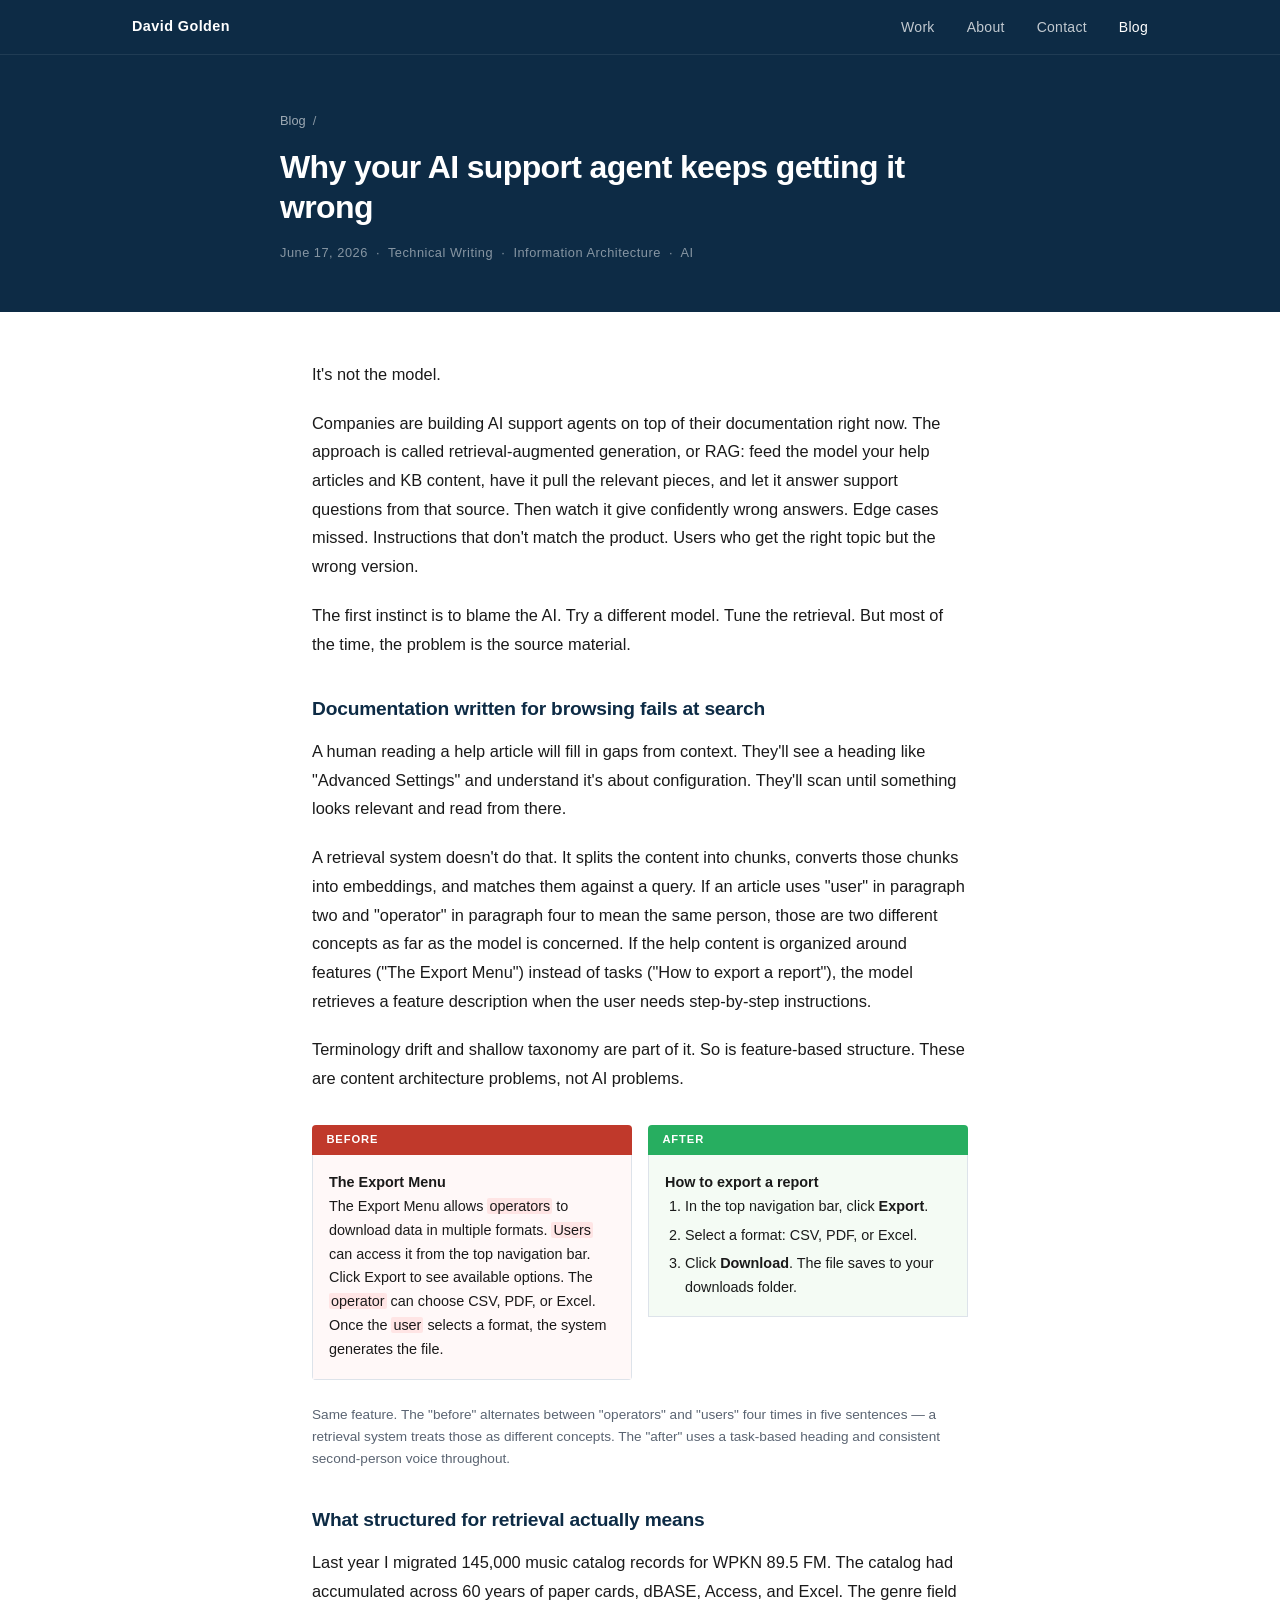
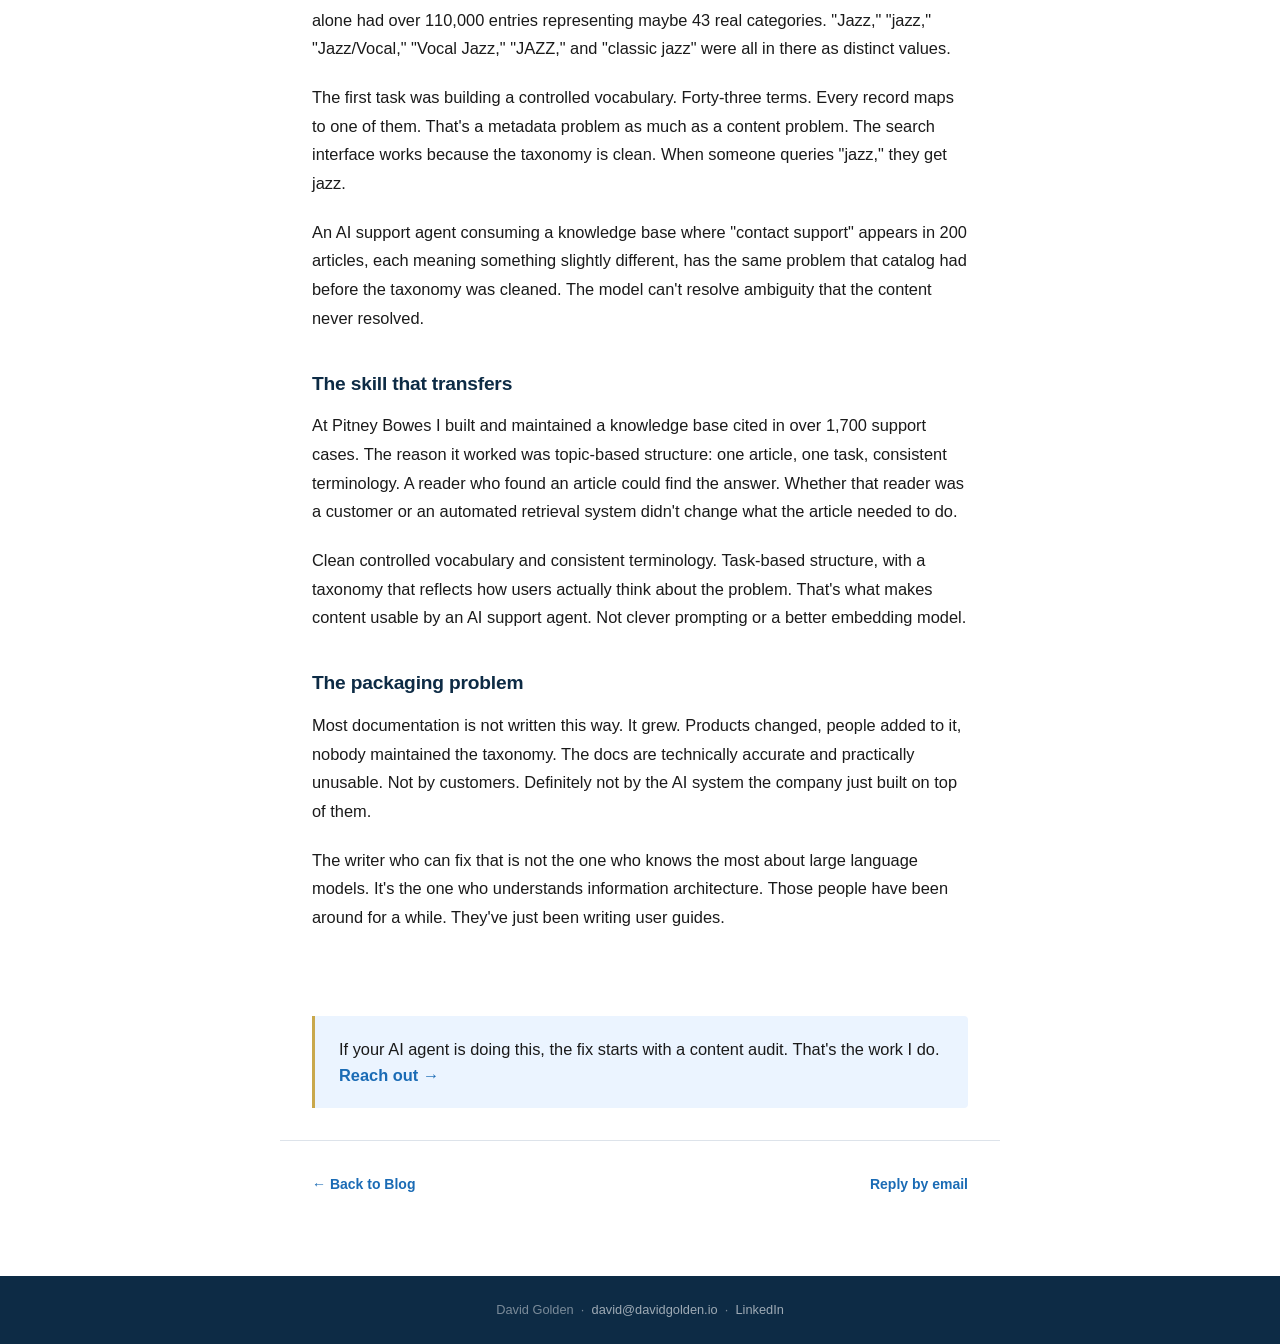
<file: blog/03-ai-docs.html>
<!DOCTYPE html>
<html lang="en">
<head>
  <meta charset="UTF-8" />
  <meta name="viewport" content="width=device-width, initial-scale=1.0" />
  <title>Why your AI support agent keeps getting it wrong — David Golden</title>
  <meta name="description" content="Companies build AI support agents on top of their documentation and watch them give wrong answers. The problem isn't the model. It's the content architecture." />
  <script async src="https://www.googletagmanager.com/gtag/js?id=G-X81694L2BY"></script>
  <script>
    window.dataLayer = window.dataLayer || [];
    function gtag(){dataLayer.push(arguments);}
    gtag('js', new Date());
    gtag('config', 'G-X81694L2BY');
  </script>
  <style>
    *, *::before, *::after { box-sizing: border-box; margin: 0; padding: 0; }

    :root {
      --navy:   #0D2B45;
      --blue:   #1A6BB5;
      --blue-lt:#EBF4FF;
      --gold:   #C9A84C;
      --ink:    #1A1A1A;
      --muted:  #5A6472;
      --border: #DDE3EA;
      --bg:     #FFFFFF;
      --bg-alt: #F7F9FC;
      --max:    1080px;
      --font:   -apple-system, BlinkMacSystemFont, 'Segoe UI', Helvetica, Arial, sans-serif;
    }

    html { scroll-behavior: smooth; }
    body { font-family: var(--font); color: var(--ink); background: var(--bg); font-size: 16px; line-height: 1.6; }

    nav {
      position: sticky; top: 0; z-index: 100;
      background: var(--navy);
      border-bottom: 1px solid rgba(255,255,255,0.08);
    }
    nav .nav-inner {
      max-width: var(--max); margin: 0 auto; padding: 0 2rem;
      display: flex; align-items: center; justify-content: space-between; height: 54px;
    }
    nav .nav-name { color: #fff; font-size: 0.9rem; font-weight: 600; letter-spacing: 0.03em; text-decoration: none; }
    nav ul { list-style: none; display: flex; gap: 2rem; }
    nav ul a { color: rgba(255,255,255,0.75); text-decoration: none; font-size: 0.875rem; letter-spacing: 0.02em; transition: color 0.15s; }
    nav ul a:hover, nav ul a.active { color: #fff; }

    .page-header {
      background: var(--navy); color: #fff;
      padding: 3.5rem 2rem 3rem;
    }
    .page-header-inner { max-width: 720px; margin: 0 auto; }
    .breadcrumb { font-size: 0.8rem; color: rgba(255,255,255,0.5); margin-bottom: 1rem; }
    .breadcrumb a { color: rgba(255,255,255,0.6); text-decoration: none; }
    .breadcrumb a:hover { color: #fff; }
    .page-header h1 { font-size: clamp(1.5rem, 4vw, 2rem); font-weight: 700; letter-spacing: -0.02em; line-height: 1.25; margin-bottom: 1rem; }
    .post-meta { font-size: 0.8rem; color: rgba(255,255,255,0.5); letter-spacing: 0.04em; }

    article {
      max-width: 720px;
      margin: 0 auto;
      padding: 3rem 2rem 4rem;
    }

    article h2 {
      font-size: 1.2rem;
      font-weight: 700;
      color: var(--navy);
      margin: 2.25rem 0 0.75rem;
      letter-spacing: -0.01em;
    }

    article p {
      font-size: 1.025rem;
      line-height: 1.75;
      color: var(--ink);
      margin-bottom: 1.25rem;
    }

    article a { color: var(--blue); }
    article a:hover { text-decoration: none; }

    .post-footer {
      max-width: 720px;
      margin: 0 auto;
      padding: 0 2rem 3rem;
      border-top: 1px solid var(--border);
      padding-top: 2rem;
      display: flex;
      justify-content: space-between;
      align-items: center;
      flex-wrap: wrap;
      gap: 1rem;
    }

    .post-footer a {
      font-size: 0.875rem;
      font-weight: 600;
      color: var(--blue);
      text-decoration: none;
    }
    .post-footer a:hover { text-decoration: underline; }

    footer {
      background: var(--navy); color: rgba(255,255,255,0.45);
      text-align: center; padding: 1.5rem 2rem; font-size: 0.8rem; margin-top: 2rem;
    }
    footer a { color: rgba(255,255,255,0.6); text-decoration: none; }
    footer a:hover { color: #fff; }

    .post-cta {
      max-width: 720px;
      margin: 0 auto;
      padding: 0 2rem 2rem;
    }
    .post-cta p {
      background: var(--blue-lt);
      border-left: 3px solid var(--gold);
      padding: 1.25rem 1.5rem;
      border-radius: 0 4px 4px 0;
      font-size: 1.025rem;
      line-height: 1.6;
      margin: 0;
      color: var(--ink);
    }
    .post-cta a {
      color: var(--blue);
      font-weight: 600;
      text-decoration: none;
    }
    .post-cta a:hover { text-decoration: underline; }

    .before-after {
      display: grid;
      grid-template-columns: 1fr 1fr;
      gap: 1rem;
      margin: 2rem 0;
    }
    .ba-panel {
      border-radius: 4px;
      overflow: hidden;
      font-size: 0.9rem;
      line-height: 1.6;
    }
    .ba-label {
      font-size: 0.7rem;
      font-weight: 700;
      letter-spacing: 0.08em;
      text-transform: uppercase;
      padding: 0.4rem 0.9rem;
    }
    .ba-before .ba-label { background: #C0392B; color: #fff; }
    .ba-after  .ba-label { background: #27AE60; color: #fff; }
    .ba-content {
      padding: 1rem 1rem 1.1rem;
      border: 1px solid var(--border);
      border-top: none;
    }
    .ba-before .ba-content { background: #FFF8F8; }
    .ba-after  .ba-content { background: #F4FBF4; }
    .ba-doc-heading {
      font-weight: 700;
      font-size: 0.9rem;
      color: var(--navy);
      margin-bottom: 0.6rem;
    }
    .ba-content p { margin-bottom: 0; font-size: 0.9rem; line-height: 1.65; color: var(--ink); }
    .ba-content ol { padding-left: 1.25rem; margin: 0; }
    .ba-content ol li { margin-bottom: 0.35rem; color: var(--ink); }
    .ba-content ol li:last-child { margin-bottom: 0; }
    .drift { background: #FFE5E5; border-radius: 2px; padding: 0 2px; }
    .ba-caption {
      font-size: 0.85rem;
      color: var(--muted);
      margin-top: -0.5rem;
      line-height: 1.6;
    }

    @media (max-width: 480px) {
      .before-after { grid-template-columns: 1fr; }
      nav .nav-inner { padding: 0 1rem; }
      nav ul { gap: 1rem; }
      nav ul a { font-size: 0.8rem; }
      article, .post-footer, .post-cta { padding-left: 1.25rem; padding-right: 1.25rem; }
    }
  </style>
</head>
<body>

<nav>
  <div class="nav-inner">
    <a href="/" class="nav-name">David Golden</a>
    <ul>
      <li><a href="/#work">Work</a></li>
      <li><a href="/#about">About</a></li>
      <li><a href="/#contact">Contact</a></li>
      <li><a href="/blog/" class="active">Blog</a></li>
    </ul>
  </div>
</nav>

<div class="page-header">
  <div class="page-header-inner">
    <p class="breadcrumb"><a href="/blog/">Blog</a> &nbsp;/</p>
    <h1>Why your AI support agent keeps getting it wrong</h1>
    <p class="post-meta">June 17, 2026 &nbsp;·&nbsp; Technical Writing &nbsp;·&nbsp; Information Architecture &nbsp;·&nbsp; AI</p>
  </div>
</div>

<article>

  <p>It's not the model.</p>

  <p>Companies are building AI support agents on top of their documentation right now. The approach is called retrieval-augmented generation, or RAG: feed the model your help articles and KB content, have it pull the relevant pieces, and let it answer support questions from that source. Then watch it give confidently wrong answers. Edge cases missed. Instructions that don't match the product. Users who get the right topic but the wrong version.</p>

  <p>The first instinct is to blame the AI. Try a different model. Tune the retrieval. But most of the time, the problem is the source material.</p>

  <h2>Documentation written for browsing fails at search</h2>

  <p>A human reading a help article will fill in gaps from context. They'll see a heading like "Advanced Settings" and understand it's about configuration. They'll scan until something looks relevant and read from there.</p>

  <p>A retrieval system doesn't do that. It splits the content into chunks, converts those chunks into embeddings, and matches them against a query. If an article uses "user" in paragraph two and "operator" in paragraph four to mean the same person, those are two different concepts as far as the model is concerned. If the help content is organized around features ("The Export Menu") instead of tasks ("How to export a report"), the model retrieves a feature description when the user needs step-by-step instructions.</p>

  <p>Terminology drift and shallow taxonomy are part of it. So is feature-based structure. These are content architecture problems, not AI problems.</p>

  <div class="before-after">
    <div class="ba-panel ba-before">
      <div class="ba-label">Before</div>
      <div class="ba-content">
        <p class="ba-doc-heading">The Export Menu</p>
        <p>The Export Menu allows <span class="drift">operators</span> to download data in multiple formats. <span class="drift">Users</span> can access it from the top navigation bar. Click Export to see available options. The <span class="drift">operator</span> can choose CSV, PDF, or Excel. Once the <span class="drift">user</span> selects a format, the system generates the file.</p>
      </div>
    </div>
    <div class="ba-panel ba-after">
      <div class="ba-label">After</div>
      <div class="ba-content">
        <p class="ba-doc-heading">How to export a report</p>
        <ol>
          <li>In the top navigation bar, click <strong>Export</strong>.</li>
          <li>Select a format: CSV, PDF, or Excel.</li>
          <li>Click <strong>Download</strong>. The file saves to your downloads folder.</li>
        </ol>
      </div>
    </div>
  </div>
  <p class="ba-caption">Same feature. The "before" alternates between "operators" and "users" four times in five sentences — a retrieval system treats those as different concepts. The "after" uses a task-based heading and consistent second-person voice throughout.</p>

  <h2>What structured for retrieval actually means</h2>

  <p>Last year I migrated 145,000 music catalog records for WPKN 89.5 FM. The catalog had accumulated across 60 years of paper cards, dBASE, Access, and Excel. The genre field alone had over 110,000 entries representing maybe 43 real categories. "Jazz," "jazz," "Jazz/Vocal," "Vocal Jazz," "JAZZ," and "classic jazz" were all in there as distinct values.</p>

  <p>The first task was building a controlled vocabulary. Forty-three terms. Every record maps to one of them. That's a metadata problem as much as a content problem. The search interface works because the taxonomy is clean. When someone queries "jazz," they get jazz.</p>

  <p>An AI support agent consuming a knowledge base where "contact support" appears in 200 articles, each meaning something slightly different, has the same problem that catalog had before the taxonomy was cleaned. The model can't resolve ambiguity that the content never resolved.</p>

  <h2>The skill that transfers</h2>

  <p>At Pitney Bowes I built and maintained a knowledge base cited in over 1,700 support cases. The reason it worked was topic-based structure: one article, one task, consistent terminology. A reader who found an article could find the answer. Whether that reader was a customer or an automated retrieval system didn't change what the article needed to do.</p>

  <p>Clean controlled vocabulary and consistent terminology. Task-based structure, with a taxonomy that reflects how users actually think about the problem. That's what makes content usable by an AI support agent. Not clever prompting or a better embedding model.</p>

  <h2>The packaging problem</h2>

  <p>Most documentation is not written this way. It grew. Products changed, people added to it, nobody maintained the taxonomy. The docs are technically accurate and practically unusable. Not by customers. Definitely not by the AI system the company just built on top of them.</p>

  <p>The writer who can fix that is not the one who knows the most about large language models. It's the one who understands information architecture. Those people have been around for a while. They've just been writing user guides.</p>

</article>

<div class="post-cta">
  <p>If your AI agent is doing this, the fix starts with a content audit. That's the work I do. <a href="mailto:david@davidgolden.io?subject=Content audit inquiry">Reach out →</a></p>
</div>

<div class="post-footer">
  <a href="/blog/">← Back to Blog</a>
  <a href="mailto:david@davidgolden.io?subject=Re: your AI docs post">Reply by email</a>
</div>

<footer>
  <p>David Golden &nbsp;·&nbsp; <a href="mailto:david@davidgolden.io">david@davidgolden.io</a> &nbsp;·&nbsp; <a href="https://linkedin.com/in/davidgolden99" target="_blank">LinkedIn</a></p>
</footer>

</body>
</html>
</file>
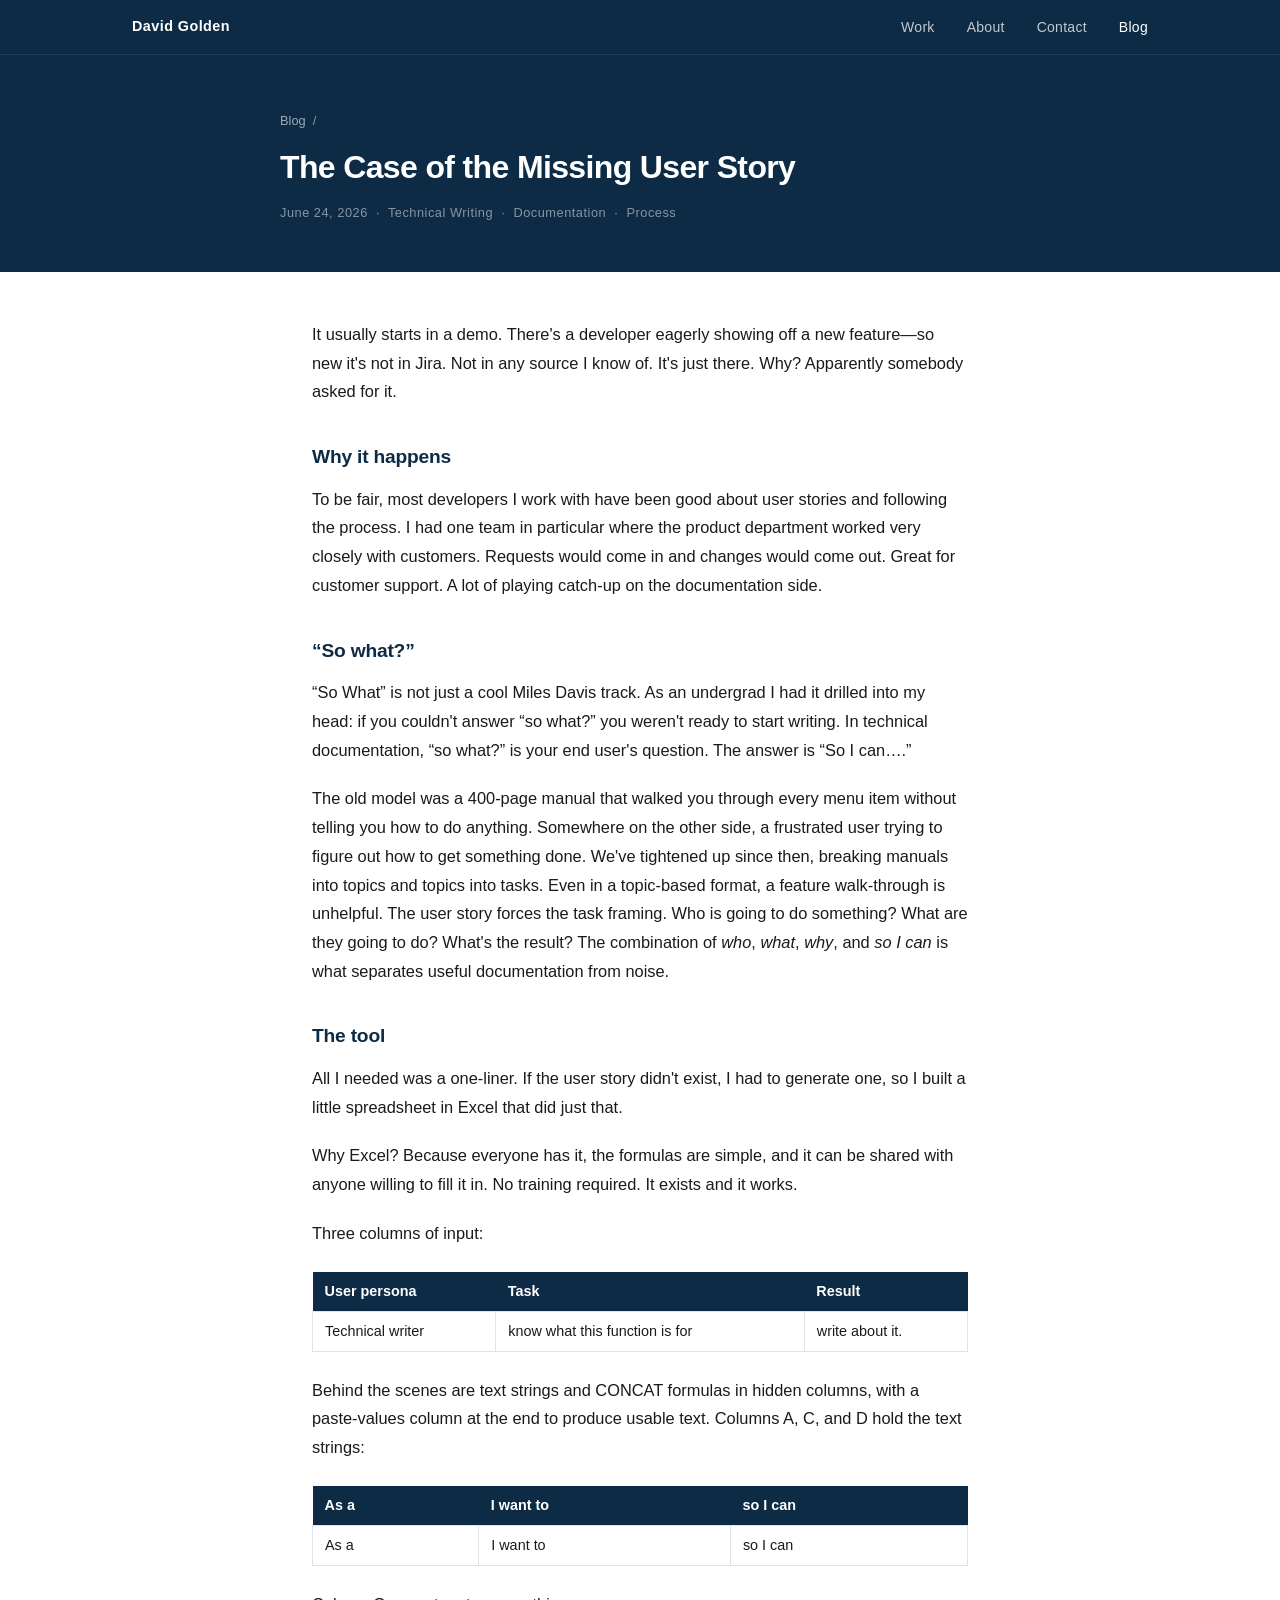
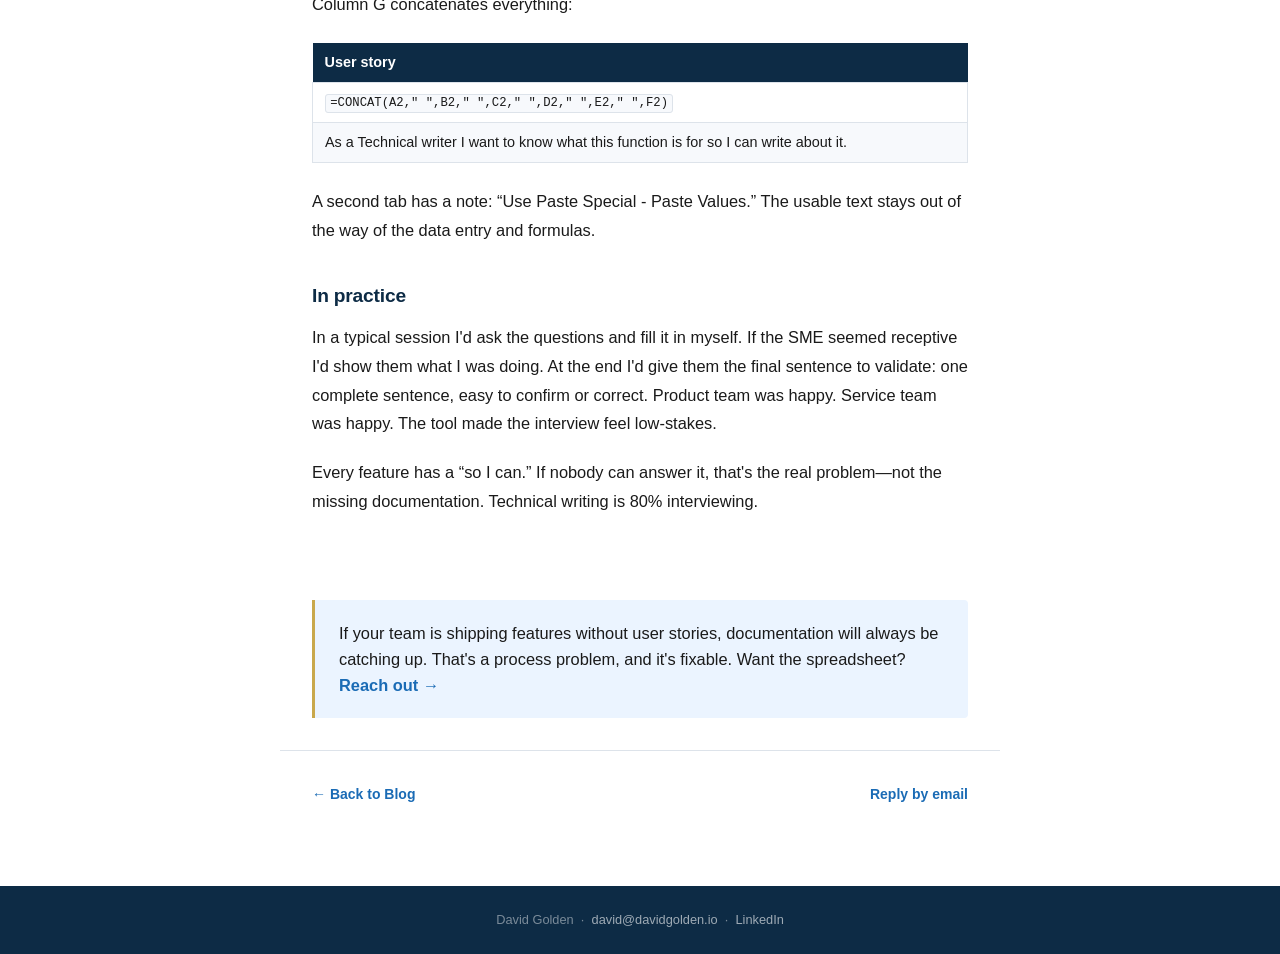
<file: blog/04-missing-user-story.html>
<!DOCTYPE html>
<html lang="en">
<head>
  <meta charset="UTF-8" />
  <meta name="viewport" content="width=device-width, initial-scale=1.0" />
  <title>The Case of the Missing User Story — David Golden</title>
  <meta name="description" content="Features ship before documentation does. Here's the one-question interview technique that closes the gap — and the Excel tool that makes it repeatable." />
  <script async src="https://www.googletagmanager.com/gtag/js?id=G-X81694L2BY"></script>
  <script>
    window.dataLayer = window.dataLayer || [];
    function gtag(){dataLayer.push(arguments);}
    gtag('js', new Date());
    gtag('config', 'G-X81694L2BY');
  </script>
  <style>
    *, *::before, *::after { box-sizing: border-box; margin: 0; padding: 0; }

    :root {
      --navy:   #0D2B45;
      --blue:   #1A6BB5;
      --blue-lt:#EBF4FF;
      --gold:   #C9A84C;
      --ink:    #1A1A1A;
      --muted:  #5A6472;
      --border: #DDE3EA;
      --bg:     #FFFFFF;
      --bg-alt: #F7F9FC;
      --max:    1080px;
      --font:   -apple-system, BlinkMacSystemFont, 'Segoe UI', Helvetica, Arial, sans-serif;
    }

    html { scroll-behavior: smooth; }
    body { font-family: var(--font); color: var(--ink); background: var(--bg); font-size: 16px; line-height: 1.6; }

    nav {
      position: sticky; top: 0; z-index: 100;
      background: var(--navy);
      border-bottom: 1px solid rgba(255,255,255,0.08);
    }
    nav .nav-inner {
      max-width: var(--max); margin: 0 auto; padding: 0 2rem;
      display: flex; align-items: center; justify-content: space-between; height: 54px;
    }
    nav .nav-name { color: #fff; font-size: 0.9rem; font-weight: 600; letter-spacing: 0.03em; text-decoration: none; }
    nav ul { list-style: none; display: flex; gap: 2rem; }
    nav ul a { color: rgba(255,255,255,0.75); text-decoration: none; font-size: 0.875rem; letter-spacing: 0.02em; transition: color 0.15s; }
    nav ul a:hover, nav ul a.active { color: #fff; }

    .page-header {
      background: var(--navy); color: #fff;
      padding: 3.5rem 2rem 3rem;
    }
    .page-header-inner { max-width: 720px; margin: 0 auto; }
    .breadcrumb { font-size: 0.8rem; color: rgba(255,255,255,0.5); margin-bottom: 1rem; }
    .breadcrumb a { color: rgba(255,255,255,0.6); text-decoration: none; }
    .breadcrumb a:hover { color: #fff; }
    .page-header h1 { font-size: clamp(1.5rem, 4vw, 2rem); font-weight: 700; letter-spacing: -0.02em; line-height: 1.25; margin-bottom: 1rem; }
    .post-meta { font-size: 0.8rem; color: rgba(255,255,255,0.5); letter-spacing: 0.04em; }

    article {
      max-width: 720px;
      margin: 0 auto;
      padding: 3rem 2rem 4rem;
    }

    article h2 {
      font-size: 1.2rem;
      font-weight: 700;
      color: var(--navy);
      margin: 2.25rem 0 0.75rem;
      letter-spacing: -0.01em;
    }

    article p {
      font-size: 1.025rem;
      line-height: 1.75;
      color: var(--ink);
      margin-bottom: 1.25rem;
    }

    article a { color: var(--blue); }
    article a:hover { text-decoration: none; }

    article table {
      width: 100%;
      border-collapse: collapse;
      margin: 1.5rem 0;
      font-size: 0.9rem;
    }
    article th {
      background: var(--navy);
      color: #fff;
      padding: 0.5rem 0.75rem;
      text-align: left;
      font-weight: 600;
    }
    article td {
      padding: 0.5rem 0.75rem;
      border: 1px solid var(--border);
      vertical-align: top;
    }
    article tr:nth-child(even) td { background: var(--bg-alt); }

    article code {
      font-family: 'Menlo', 'Consolas', monospace;
      font-size: 0.85em;
      background: var(--bg-alt);
      border: 1px solid var(--border);
      border-radius: 3px;
      padding: 0.1em 0.35em;
    }

    .post-footer {
      max-width: 720px;
      margin: 0 auto;
      padding: 0 2rem 3rem;
      border-top: 1px solid var(--border);
      padding-top: 2rem;
      display: flex;
      justify-content: space-between;
      align-items: center;
      flex-wrap: wrap;
      gap: 1rem;
    }

    .post-footer a {
      font-size: 0.875rem;
      font-weight: 600;
      color: var(--blue);
      text-decoration: none;
    }
    .post-footer a:hover { text-decoration: underline; }

    .post-cta {
      max-width: 720px;
      margin: 0 auto;
      padding: 0 2rem 2rem;
    }
    .post-cta p {
      background: var(--blue-lt);
      border-left: 3px solid var(--gold);
      padding: 1.25rem 1.5rem;
      border-radius: 0 4px 4px 0;
      font-size: 1.025rem;
      line-height: 1.6;
      margin: 0;
      color: var(--ink);
    }
    .post-cta a {
      color: var(--blue);
      font-weight: 600;
      text-decoration: none;
    }
    .post-cta a:hover { text-decoration: underline; }

    footer {
      background: var(--navy); color: rgba(255,255,255,0.45);
      text-align: center; padding: 1.5rem 2rem; font-size: 0.8rem; margin-top: 2rem;
    }
    footer a { color: rgba(255,255,255,0.6); text-decoration: none; }
    footer a:hover { color: #fff; }

    @media (max-width: 480px) {
      nav .nav-inner { padding: 0 1rem; }
      nav ul { gap: 1rem; }
      nav ul a { font-size: 0.8rem; }
      article, .post-footer, .post-cta { padding-left: 1.25rem; padding-right: 1.25rem; }
    }
  </style>
</head>
<body>

<nav>
  <div class="nav-inner">
    <a href="/" class="nav-name">David Golden</a>
    <ul>
      <li><a href="/#work">Work</a></li>
      <li><a href="/#about">About</a></li>
      <li><a href="/#contact">Contact</a></li>
      <li><a href="/blog/" class="active">Blog</a></li>
    </ul>
  </div>
</nav>

<div class="page-header">
  <div class="page-header-inner">
    <p class="breadcrumb"><a href="/blog/">Blog</a> &nbsp;/</p>
    <h1>The Case of the Missing User Story</h1>
    <p class="post-meta">June 24, 2026 &nbsp;·&nbsp; Technical Writing &nbsp;·&nbsp; Documentation &nbsp;·&nbsp; Process</p>
  </div>
</div>

<article>

  <p>It usually starts in a demo. There's a developer eagerly showing off a new feature&#8212;so new it's not in Jira. Not in any source I know of. It's just there. Why? Apparently somebody asked for it.</p>

  <h2>Why it happens</h2>

  <p>To be fair, most developers I work with have been good about user stories and following the process. I had one team in particular where the product department worked very closely with customers. Requests would come in and changes would come out. Great for customer support. A lot of playing catch-up on the documentation side.</p>

  <h2>&#8220;So what?&#8221;</h2>

  <p>&#8220;So What&#8221; is not just a cool Miles Davis track. As an undergrad I had it drilled into my head: if you couldn't answer &#8220;so what?&#8221; you weren't ready to start writing. In technical documentation, &#8220;so what?&#8221; is your end user's question. The answer is &#8220;So I can&#8230;.&#8221;</p>

  <p>The old model was a 400-page manual that walked you through every menu item without telling you how to do anything. Somewhere on the other side, a frustrated user trying to figure out how to get something done. We've tightened up since then, breaking manuals into topics and topics into tasks. Even in a topic-based format, a feature walk-through is unhelpful. The user story forces the task framing. Who is going to do something? What are they going to do? What's the result? The combination of <em>who</em>, <em>what</em>, <em>why</em>, and <em>so I can</em> is what separates useful documentation from noise.</p>

  <h2>The tool</h2>

  <p>All I needed was a one-liner. If the user story didn't exist, I had to generate one, so I built a little spreadsheet in Excel that did just that.</p>

  <p>Why Excel? Because everyone has it, the formulas are simple, and it can be shared with anyone willing to fill it in. No training required. It exists and it works.</p>

  <p>Three columns of input:</p>

  <table>
    <thead>
      <tr>
        <th>User persona</th>
        <th>Task</th>
        <th>Result</th>
      </tr>
    </thead>
    <tbody>
      <tr>
        <td>Technical writer</td>
        <td>know what this function is for</td>
        <td>write about it.</td>
      </tr>
    </tbody>
  </table>

  <p>Behind the scenes are text strings and CONCAT formulas in hidden columns, with a paste-values column at the end to produce usable text. Columns A, C, and D hold the text strings:</p>

  <table>
    <thead>
      <tr>
        <th>As a</th>
        <th>I want to</th>
        <th>so I can</th>
      </tr>
    </thead>
    <tbody>
      <tr>
        <td>As a</td>
        <td>I want to</td>
        <td>so I can</td>
      </tr>
    </tbody>
  </table>

  <p>Column G concatenates everything:</p>

  <table>
    <thead>
      <tr>
        <th>User story</th>
      </tr>
    </thead>
    <tbody>
      <tr>
        <td><code>=CONCAT(A2," ",B2," ",C2," ",D2," ",E2," ",F2)</code></td>
      </tr>
      <tr>
        <td>As a Technical writer I want to know what this function is for so I can write about it.</td>
      </tr>
    </tbody>
  </table>

  <p>A second tab has a note: &#8220;Use Paste Special - Paste Values.&#8221; The usable text stays out of the way of the data entry and formulas.</p>

  <h2>In practice</h2>

  <p>In a typical session I'd ask the questions and fill it in myself. If the SME seemed receptive I'd show them what I was doing. At the end I'd give them the final sentence to validate: one complete sentence, easy to confirm or correct. Product team was happy. Service team was happy. The tool made the interview feel low-stakes.</p>

  <p>Every feature has a &#8220;so I can.&#8221; If nobody can answer it, that's the real problem&#8212;not the missing documentation. Technical writing is 80% interviewing.</p>

</article>

<div class="post-cta">
  <p>If your team is shipping features without user stories, documentation will always be catching up. That's a process problem, and it's fixable. Want the spreadsheet? <a href="mailto:david@davidgolden.io?subject=User story generator">Reach out &#8594;</a></p>
</div>

<div class="post-footer">
  <a href="/blog/">&#8592; Back to Blog</a>
  <a href="mailto:david@davidgolden.io?subject=Re: the missing user story post">Reply by email</a>
</div>

<footer>
  <p>David Golden &nbsp;&#183;&nbsp; <a href="mailto:david@davidgolden.io">david@davidgolden.io</a> &nbsp;&#183;&nbsp; <a href="https://linkedin.com/in/davidgolden99" target="_blank">LinkedIn</a></p>
</footer>

</body>
</html>
</file>
